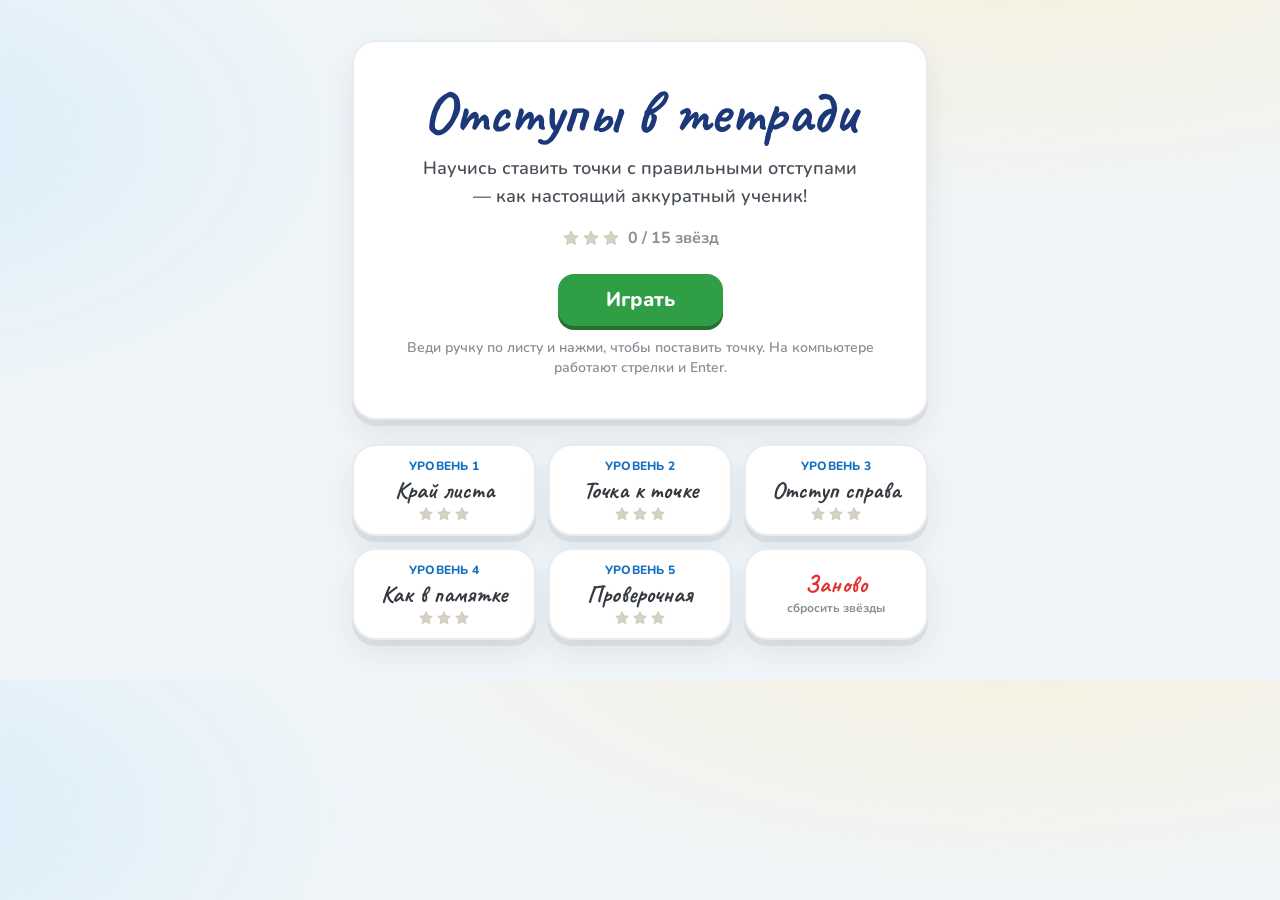
<file: index.html>
<!doctype html>
<html lang="ru">
  <head>
    <meta charset="UTF-8" />
    <meta name="viewport" content="width=device-width, initial-scale=1.0, viewport-fit=cover" />
    <meta name="theme-color" content="#2f9e44" />
    <meta
      name="description"
      content="Игра для начальной школы: учимся делать отступы в клетку при письме в тетради"
    />
    <link rel="manifest" href="./manifest.webmanifest" />
    <link rel="icon" type="image/png" href="./icon-192.png" />
    <link rel="apple-touch-icon" href="./icon-192.png" />
    <link rel="preconnect" href="https://fonts.googleapis.com" />
    <link rel="preconnect" href="https://fonts.gstatic.com" crossorigin />
    <link
      href="https://fonts.googleapis.com/css2?family=Caveat:wght@600;700&family=Nunito:wght@400;700;800;900&display=swap"
      rel="stylesheet"
    />
    <title>Отступы в тетради — игра</title>
    <script type="module" crossorigin src="./assets/index-BAo1VSFF.js"></script>
    <link rel="stylesheet" crossorigin href="./assets/index-BlunNMF0.css">
  </head>
  <body>
    <div id="root"></div>
  </body>
</html>
</file>
<file: assets/index-BlunNMF0.css>
*,:before,:after{--tw-border-spacing-x: 0;--tw-border-spacing-y: 0;--tw-translate-x: 0;--tw-translate-y: 0;--tw-rotate: 0;--tw-skew-x: 0;--tw-skew-y: 0;--tw-scale-x: 1;--tw-scale-y: 1;--tw-pan-x: ;--tw-pan-y: ;--tw-pinch-zoom: ;--tw-scroll-snap-strictness: proximity;--tw-gradient-from-position: ;--tw-gradient-via-position: ;--tw-gradient-to-position: ;--tw-ordinal: ;--tw-slashed-zero: ;--tw-numeric-figure: ;--tw-numeric-spacing: ;--tw-numeric-fraction: ;--tw-ring-inset: ;--tw-ring-offset-width: 0px;--tw-ring-offset-color: #fff;--tw-ring-color: rgb(59 130 246 / .5);--tw-ring-offset-shadow: 0 0 #0000;--tw-ring-shadow: 0 0 #0000;--tw-shadow: 0 0 #0000;--tw-shadow-colored: 0 0 #0000;--tw-blur: ;--tw-brightness: ;--tw-contrast: ;--tw-grayscale: ;--tw-hue-rotate: ;--tw-invert: ;--tw-saturate: ;--tw-sepia: ;--tw-drop-shadow: ;--tw-backdrop-blur: ;--tw-backdrop-brightness: ;--tw-backdrop-contrast: ;--tw-backdrop-grayscale: ;--tw-backdrop-hue-rotate: ;--tw-backdrop-invert: ;--tw-backdrop-opacity: ;--tw-backdrop-saturate: ;--tw-backdrop-sepia: ;--tw-contain-size: ;--tw-contain-layout: ;--tw-contain-paint: ;--tw-contain-style: }::backdrop{--tw-border-spacing-x: 0;--tw-border-spacing-y: 0;--tw-translate-x: 0;--tw-translate-y: 0;--tw-rotate: 0;--tw-skew-x: 0;--tw-skew-y: 0;--tw-scale-x: 1;--tw-scale-y: 1;--tw-pan-x: ;--tw-pan-y: ;--tw-pinch-zoom: ;--tw-scroll-snap-strictness: proximity;--tw-gradient-from-position: ;--tw-gradient-via-position: ;--tw-gradient-to-position: ;--tw-ordinal: ;--tw-slashed-zero: ;--tw-numeric-figure: ;--tw-numeric-spacing: ;--tw-numeric-fraction: ;--tw-ring-inset: ;--tw-ring-offset-width: 0px;--tw-ring-offset-color: #fff;--tw-ring-color: rgb(59 130 246 / .5);--tw-ring-offset-shadow: 0 0 #0000;--tw-ring-shadow: 0 0 #0000;--tw-shadow: 0 0 #0000;--tw-shadow-colored: 0 0 #0000;--tw-blur: ;--tw-brightness: ;--tw-contrast: ;--tw-grayscale: ;--tw-hue-rotate: ;--tw-invert: ;--tw-saturate: ;--tw-sepia: ;--tw-drop-shadow: ;--tw-backdrop-blur: ;--tw-backdrop-brightness: ;--tw-backdrop-contrast: ;--tw-backdrop-grayscale: ;--tw-backdrop-hue-rotate: ;--tw-backdrop-invert: ;--tw-backdrop-opacity: ;--tw-backdrop-saturate: ;--tw-backdrop-sepia: ;--tw-contain-size: ;--tw-contain-layout: ;--tw-contain-paint: ;--tw-contain-style: }*,:before,:after{box-sizing:border-box;border-width:0;border-style:solid;border-color:#e5e7eb}:before,:after{--tw-content: ""}html,:host{line-height:1.5;-webkit-text-size-adjust:100%;-moz-tab-size:4;-o-tab-size:4;tab-size:4;font-family:ui-sans-serif,system-ui,sans-serif,"Apple Color Emoji","Segoe UI Emoji",Segoe UI Symbol,"Noto Color Emoji";font-feature-settings:normal;font-variation-settings:normal;-webkit-tap-highlight-color:transparent}body{margin:0;line-height:inherit}hr{height:0;color:inherit;border-top-width:1px}abbr:where([title]){-webkit-text-decoration:underline dotted;text-decoration:underline dotted}h1,h2,h3,h4,h5,h6{font-size:inherit;font-weight:inherit}a{color:inherit;text-decoration:inherit}b,strong{font-weight:bolder}code,kbd,samp,pre{font-family:ui-monospace,SFMono-Regular,Menlo,Monaco,Consolas,Liberation Mono,Courier New,monospace;font-feature-settings:normal;font-variation-settings:normal;font-size:1em}small{font-size:80%}sub,sup{font-size:75%;line-height:0;position:relative;vertical-align:baseline}sub{bottom:-.25em}sup{top:-.5em}table{text-indent:0;border-color:inherit;border-collapse:collapse}button,input,optgroup,select,textarea{font-family:inherit;font-feature-settings:inherit;font-variation-settings:inherit;font-size:100%;font-weight:inherit;line-height:inherit;letter-spacing:inherit;color:inherit;margin:0;padding:0}button,select{text-transform:none}button,input:where([type=button]),input:where([type=reset]),input:where([type=submit]){-webkit-appearance:button;background-color:transparent;background-image:none}:-moz-focusring{outline:auto}:-moz-ui-invalid{box-shadow:none}progress{vertical-align:baseline}::-webkit-inner-spin-button,::-webkit-outer-spin-button{height:auto}[type=search]{-webkit-appearance:textfield;outline-offset:-2px}::-webkit-search-decoration{-webkit-appearance:none}::-webkit-file-upload-button{-webkit-appearance:button;font:inherit}summary{display:list-item}blockquote,dl,dd,h1,h2,h3,h4,h5,h6,hr,figure,p,pre{margin:0}fieldset{margin:0;padding:0}legend{padding:0}ol,ul,menu{list-style:none;margin:0;padding:0}dialog{padding:0}textarea{resize:vertical}input::-moz-placeholder,textarea::-moz-placeholder{opacity:1;color:#9ca3af}input::placeholder,textarea::placeholder{opacity:1;color:#9ca3af}button,[role=button]{cursor:pointer}:disabled{cursor:default}img,svg,video,canvas,audio,iframe,embed,object{display:block;vertical-align:middle}img,video{max-width:100%;height:auto}[hidden]:where(:not([hidden=until-found])){display:none}:root{--background: 210 45% 96%;--foreground: 210 20% 20%;--card: 0 0% 100%;--card-foreground: 210 20% 20%;--popover: 0 0% 100%;--popover-foreground: 210 20% 20%;--primary: 152 60% 36%;--primary-foreground: 0 0% 100%;--secondary: 210 50% 94%;--secondary-foreground: 210 40% 25%;--muted: 210 30% 94%;--muted-foreground: 210 10% 45%;--accent: 210 80% 92%;--accent-foreground: 210 60% 30%;--destructive: 4 72% 51%;--destructive-foreground: 0 0% 100%;--border: 210 25% 88%;--input: 210 25% 88%;--ring: 152 60% 36%;--radius: 1rem}body{font-family:Nunito,Segoe UI,system-ui,sans-serif;background:radial-gradient(1200px 500px at 80% -10%,hsl(45 90% 88% / .55),transparent 60%),radial-gradient(900px 500px at -10% 20%,hsl(200 80% 88% / .6),transparent 55%),#f0f5f9;color:#29333d;-webkit-tap-highlight-color:transparent}.sr-only{position:absolute;width:1px;height:1px;padding:0;margin:-1px;overflow:hidden;clip:rect(0,0,0,0);white-space:nowrap;border-width:0}.pointer-events-none{pointer-events:none}.visible{visibility:visible}.invisible{visibility:hidden}.fixed{position:fixed}.absolute{position:absolute}.relative{position:relative}.inset-0{inset:0}.inset-x-0{left:0;right:0}.inset-y-0{top:0;bottom:0}.-bottom-12{bottom:-3rem}.-left-12{left:-3rem}.-right-12{right:-3rem}.-top-12{top:-3rem}.bottom-0{bottom:0}.left-0{left:0}.left-1\/2{left:50%}.left-2{left:.5rem}.left-\[50\%\]{left:50%}.right-0{right:0}.right-1{right:.25rem}.right-2{right:.5rem}.right-3{right:.75rem}.right-4{right:1rem}.top-0{top:0}.top-1\.5{top:.375rem}.top-1\/2{top:50%}.top-3\.5{top:.875rem}.top-4{top:1rem}.top-\[1px\]{top:1px}.top-\[50\%\]{top:50%}.top-\[60\%\]{top:60%}.top-full{top:100%}.isolate{isolation:isolate}.z-10{z-index:10}.z-20{z-index:20}.z-50{z-index:50}.z-\[1\]{z-index:1}.order-first{order:-9999}.order-last{order:9999}.col-start-2{grid-column-start:2}.row-span-2{grid-row:span 2 / span 2}.row-start-1{grid-row-start:1}.\!m-0{margin:0!important}.-mx-1{margin-left:-.25rem;margin-right:-.25rem}.-my-2{margin-top:-.5rem;margin-bottom:-.5rem}.mx-2{margin-left:.5rem;margin-right:.5rem}.mx-3\.5{margin-left:.875rem;margin-right:.875rem}.mx-auto{margin-left:auto;margin-right:auto}.my-0{margin-top:0;margin-bottom:0}.my-0\.5{margin-top:.125rem;margin-bottom:.125rem}.my-1{margin-top:.25rem;margin-bottom:.25rem}.-ml-4{margin-left:-1rem}.-mt-4{margin-top:-1rem}.mb-2{margin-bottom:.5rem}.mb-3{margin-bottom:.75rem}.ml-1{margin-left:.25rem}.ml-4{margin-left:1rem}.ml-auto{margin-left:auto}.mt-1{margin-top:.25rem}.mt-1\.5{margin-top:.375rem}.mt-2{margin-top:.5rem}.mt-3{margin-top:.75rem}.mt-4{margin-top:1rem}.mt-5{margin-top:1.25rem}.mt-6{margin-top:1.5rem}.mt-auto{margin-top:auto}.line-clamp-1{overflow:hidden;display:-webkit-box;-webkit-box-orient:vertical;-webkit-line-clamp:1}.line-clamp-2{overflow:hidden;display:-webkit-box;-webkit-box-orient:vertical;-webkit-line-clamp:2}.block{display:block}.flex{display:flex}.inline-flex{display:inline-flex}.table{display:table}.table-caption{display:table-caption}.table-cell{display:table-cell}.table-row{display:table-row}.grid{display:grid}.hidden{display:none}.aspect-square{aspect-ratio:1 / 1}.aspect-video{aspect-ratio:16 / 9}.size-10{width:2.5rem;height:2.5rem}.size-2{width:.5rem;height:.5rem}.size-2\.5{width:.625rem;height:.625rem}.size-3{width:.75rem;height:.75rem}.size-3\.5{width:.875rem;height:.875rem}.size-4{width:1rem;height:1rem}.size-6{width:1.5rem;height:1.5rem}.size-7{width:1.75rem;height:1.75rem}.size-8{width:2rem;height:2rem}.size-9{width:2.25rem;height:2.25rem}.size-auto{width:auto;height:auto}.size-full{width:100%;height:100%}.h-1\.5{height:.375rem}.h-10{height:2.5rem}.h-12{height:3rem}.h-2{height:.5rem}.h-2\.5{height:.625rem}.h-4{height:1rem}.h-5{height:1.25rem}.h-6{height:1.5rem}.h-7{height:1.75rem}.h-8{height:2rem}.h-9{height:2.25rem}.h-\[1\.15rem\]{height:1.15rem}.h-\[calc\(100\%-1px\)\]{height:calc(100% - 1px)}.h-\[var\(--radix-navigation-menu-viewport-height\)\]{height:var(--radix-navigation-menu-viewport-height)}.h-\[var\(--radix-select-trigger-height\)\]{height:var(--radix-select-trigger-height)}.h-auto{height:auto}.h-full{height:100%}.h-px{height:1px}.h-svh{height:100svh}.max-h-\[300px\]{max-height:300px}.min-h-0{min-height:0px}.min-h-16{min-height:4rem}.min-h-4{min-height:1rem}.min-h-svh{min-height:100svh}.w-0{width:0px}.w-1{width:.25rem}.w-2{width:.5rem}.w-2\.5{width:.625rem}.w-3{width:.75rem}.w-3\/4{width:75%}.w-4{width:1rem}.w-5{width:1.25rem}.w-64{width:16rem}.w-72{width:18rem}.w-8{width:2rem}.w-9{width:2.25rem}.w-\[100px\]{width:100px}.w-auto{width:auto}.w-fit{width:-moz-fit-content;width:fit-content}.w-full{width:100%}.w-max{width:-moz-max-content;width:max-content}.w-px{width:1px}.min-w-0{min-width:0px}.min-w-10{min-width:2.5rem}.min-w-5{min-width:1.25rem}.min-w-8{min-width:2rem}.min-w-9{min-width:2.25rem}.min-w-\[12rem\]{min-width:12rem}.min-w-\[8rem\]{min-width:8rem}.min-w-\[var\(--radix-select-trigger-width\)\]{min-width:var(--radix-select-trigger-width)}.max-w-3xl{max-width:48rem}.max-w-5xl{max-width:64rem}.max-w-\[calc\(100\%-2rem\)\]{max-width:calc(100% - 2rem)}.max-w-max{max-width:-moz-max-content;max-width:max-content}.max-w-md{max-width:28rem}.max-w-sm{max-width:24rem}.max-w-xl{max-width:36rem}.flex-1{flex:1 1 0%}.shrink-0{flex-shrink:0}.grow{flex-grow:1}.grow-0{flex-grow:0}.basis-full{flex-basis:100%}.caption-bottom{caption-side:bottom}.border-collapse{border-collapse:collapse}.-translate-x-1\/2{--tw-translate-x: -50%;transform:translate(var(--tw-translate-x),var(--tw-translate-y)) rotate(var(--tw-rotate)) skew(var(--tw-skew-x)) skewY(var(--tw-skew-y)) scaleX(var(--tw-scale-x)) scaleY(var(--tw-scale-y))}.-translate-x-px{--tw-translate-x: -1px;transform:translate(var(--tw-translate-x),var(--tw-translate-y)) rotate(var(--tw-rotate)) skew(var(--tw-skew-x)) skewY(var(--tw-skew-y)) scaleX(var(--tw-scale-x)) scaleY(var(--tw-scale-y))}.-translate-y-1\/2{--tw-translate-y: -50%;transform:translate(var(--tw-translate-x),var(--tw-translate-y)) rotate(var(--tw-rotate)) skew(var(--tw-skew-x)) skewY(var(--tw-skew-y)) scaleX(var(--tw-scale-x)) scaleY(var(--tw-scale-y))}.translate-x-\[-50\%\]{--tw-translate-x: -50%;transform:translate(var(--tw-translate-x),var(--tw-translate-y)) rotate(var(--tw-rotate)) skew(var(--tw-skew-x)) skewY(var(--tw-skew-y)) scaleX(var(--tw-scale-x)) scaleY(var(--tw-scale-y))}.translate-x-px{--tw-translate-x: 1px;transform:translate(var(--tw-translate-x),var(--tw-translate-y)) rotate(var(--tw-rotate)) skew(var(--tw-skew-x)) skewY(var(--tw-skew-y)) scaleX(var(--tw-scale-x)) scaleY(var(--tw-scale-y))}.translate-y-0\.5{--tw-translate-y: .125rem;transform:translate(var(--tw-translate-x),var(--tw-translate-y)) rotate(var(--tw-rotate)) skew(var(--tw-skew-x)) skewY(var(--tw-skew-y)) scaleX(var(--tw-scale-x)) scaleY(var(--tw-scale-y))}.translate-y-\[-50\%\]{--tw-translate-y: -50%;transform:translate(var(--tw-translate-x),var(--tw-translate-y)) rotate(var(--tw-rotate)) skew(var(--tw-skew-x)) skewY(var(--tw-skew-y)) scaleX(var(--tw-scale-x)) scaleY(var(--tw-scale-y))}.translate-y-\[calc\(-50\%_-_2px\)\]{--tw-translate-y: calc(-50% - 2px) ;transform:translate(var(--tw-translate-x),var(--tw-translate-y)) rotate(var(--tw-rotate)) skew(var(--tw-skew-x)) skewY(var(--tw-skew-y)) scaleX(var(--tw-scale-x)) scaleY(var(--tw-scale-y))}.rotate-45{--tw-rotate: 45deg;transform:translate(var(--tw-translate-x),var(--tw-translate-y)) rotate(var(--tw-rotate)) skew(var(--tw-skew-x)) skewY(var(--tw-skew-y)) scaleX(var(--tw-scale-x)) scaleY(var(--tw-scale-y))}.rotate-90{--tw-rotate: 90deg;transform:translate(var(--tw-translate-x),var(--tw-translate-y)) rotate(var(--tw-rotate)) skew(var(--tw-skew-x)) skewY(var(--tw-skew-y)) scaleX(var(--tw-scale-x)) scaleY(var(--tw-scale-y))}.transform{transform:translate(var(--tw-translate-x),var(--tw-translate-y)) rotate(var(--tw-rotate)) skew(var(--tw-skew-x)) skewY(var(--tw-skew-y)) scaleX(var(--tw-scale-x)) scaleY(var(--tw-scale-y))}@keyframes caret-blink{0%,70%,to{opacity:1}20%,50%{opacity:0}}.animate-caret-blink{animation:caret-blink 1.25s ease-out infinite}@keyframes pulse{50%{opacity:.5}}.animate-pulse{animation:pulse 2s cubic-bezier(.4,0,.6,1) infinite}@keyframes spin{to{transform:rotate(360deg)}}.animate-spin{animation:spin 1s linear infinite}.cursor-default{cursor:default}.cursor-text{cursor:text}.touch-none{touch-action:none}.select-none{-webkit-user-select:none;-moz-user-select:none;user-select:none}.resize-none{resize:none}.scroll-my-1{scroll-margin-top:.25rem;scroll-margin-bottom:.25rem}.scroll-py-1{scroll-padding-top:.25rem;scroll-padding-bottom:.25rem}.list-disc{list-style-type:disc}.list-none{list-style-type:none}.auto-rows-min{grid-auto-rows:min-content}.grid-cols-2{grid-template-columns:repeat(2,minmax(0,1fr))}.grid-cols-\[0_1fr\]{grid-template-columns:0 1fr}.grid-rows-\[auto_auto\]{grid-template-rows:auto auto}.flex-row{flex-direction:row}.flex-col{flex-direction:column}.flex-col-reverse{flex-direction:column-reverse}.flex-wrap{flex-wrap:wrap}.place-content-center{place-content:center}.items-start{align-items:flex-start}.items-end{align-items:flex-end}.items-center{align-items:center}.items-stretch{align-items:stretch}.justify-start{justify-content:flex-start}.justify-center{justify-content:center}.justify-between{justify-content:space-between}.justify-items-start{justify-items:start}.gap-0\.5{gap:.125rem}.gap-1{gap:.25rem}.gap-1\.5{gap:.375rem}.gap-2{gap:.5rem}.gap-2\.5{gap:.625rem}.gap-3{gap:.75rem}.gap-4{gap:1rem}.gap-6{gap:1.5rem}.gap-7{gap:1.75rem}.gap-\[--spacing\(var\(--gap\)\)\]{gap:var(--spacing(var(--gap)))}.gap-y-0\.5{row-gap:.125rem}.self-start{align-self:flex-start}.self-stretch{align-self:stretch}.justify-self-end{justify-self:end}.overflow-auto{overflow:auto}.overflow-hidden{overflow:hidden}.overflow-x-auto{overflow-x:auto}.overflow-y-auto{overflow-y:auto}.overflow-x-hidden{overflow-x:hidden}.whitespace-nowrap{white-space:nowrap}.text-balance{text-wrap:balance}.break-words{overflow-wrap:break-word}.rounded-\[2px\]{border-radius:2px}.rounded-\[4px\]{border-radius:4px}.rounded-\[calc\(var\(--radius\)-5px\)\]{border-radius:calc(var(--radius) - 5px)}.rounded-\[inherit\]{border-radius:inherit}.rounded-full{border-radius:9999px}.rounded-lg{border-radius:var(--radius)}.rounded-md{border-radius:calc(var(--radius) - 2px)}.rounded-none{border-radius:0}.rounded-sm{border-radius:calc(var(--radius) - 4px)}.rounded-xl{border-radius:calc(var(--radius) + 4px)}.rounded-xs{border-radius:calc(var(--radius) - 6px)}.rounded-l-md{border-top-left-radius:calc(var(--radius) - 2px);border-bottom-left-radius:calc(var(--radius) - 2px)}.rounded-r-md{border-top-right-radius:calc(var(--radius) - 2px);border-bottom-right-radius:calc(var(--radius) - 2px)}.rounded-tl-sm{border-top-left-radius:calc(var(--radius) - 4px)}.border{border-width:1px}.border-0{border-width:0px}.border-\[1\.5px\]{border-width:1.5px}.border-y{border-top-width:1px;border-bottom-width:1px}.border-b{border-bottom-width:1px}.border-l{border-left-width:1px}.border-r{border-right-width:1px}.border-t{border-top-width:1px}.border-dashed{border-style:dashed}.border-border{border-color:hsl(var(--border))}.border-border\/50{border-color:hsl(var(--border) / .5)}.border-input{border-color:hsl(var(--input))}.border-primary{border-color:hsl(var(--primary))}.border-sidebar-border{border-color:hsl(var(--sidebar-border))}.border-transparent{border-color:transparent}.border-l-transparent{border-left-color:transparent}.border-t-transparent{border-top-color:transparent}.bg-accent{background-color:hsl(var(--accent))}.bg-background{background-color:hsl(var(--background))}.bg-black\/50{background-color:#00000080}.bg-border{background-color:hsl(var(--border))}.bg-card{background-color:hsl(var(--card))}.bg-destructive{--tw-bg-opacity: 1;background-color:hsl(var(--destructive) / var(--tw-bg-opacity, 1))}.bg-foreground{background-color:hsl(var(--foreground))}.bg-input{background-color:hsl(var(--input))}.bg-muted{background-color:hsl(var(--muted))}.bg-muted\/50{background-color:hsl(var(--muted) / .5)}.bg-popover{background-color:hsl(var(--popover))}.bg-primary{background-color:hsl(var(--primary))}.bg-primary\/20{background-color:hsl(var(--primary) / .2)}.bg-secondary{background-color:hsl(var(--secondary))}.bg-sidebar{background-color:hsl(var(--sidebar-background))}.bg-sidebar-border{background-color:hsl(var(--sidebar-border))}.bg-transparent{background-color:transparent}.bg-white{--tw-bg-opacity: 1;background-color:rgb(255 255 255 / var(--tw-bg-opacity, 1))}.fill-current{fill:currentColor}.fill-foreground{fill:hsl(var(--foreground))}.fill-primary{fill:hsl(var(--primary))}.p-0{padding:0}.p-1{padding:.25rem}.p-2{padding:.5rem}.p-3{padding:.75rem}.p-4{padding:1rem}.p-6{padding:1.5rem}.p-8{padding:2rem}.p-\[3px\]{padding:3px}.p-px{padding:1px}.px-1{padding-left:.25rem;padding-right:.25rem}.px-1\.5{padding-left:.375rem;padding-right:.375rem}.px-2{padding-left:.5rem;padding-right:.5rem}.px-2\.5{padding-left:.625rem;padding-right:.625rem}.px-3{padding-left:.75rem;padding-right:.75rem}.px-4{padding-left:1rem;padding-right:1rem}.px-6{padding-left:1.5rem;padding-right:1.5rem}.py-0\.5{padding-top:.125rem;padding-bottom:.125rem}.py-1{padding-top:.25rem;padding-bottom:.25rem}.py-1\.5{padding-top:.375rem;padding-bottom:.375rem}.py-10{padding-top:2.5rem;padding-bottom:2.5rem}.py-2{padding-top:.5rem;padding-bottom:.5rem}.py-3{padding-top:.75rem;padding-bottom:.75rem}.py-4{padding-top:1rem;padding-bottom:1rem}.py-6{padding-top:1.5rem;padding-bottom:1.5rem}.pb-3{padding-bottom:.75rem}.pb-4{padding-bottom:1rem}.pl-2{padding-left:.5rem}.pl-3{padding-left:.75rem}.pl-4{padding-left:1rem}.pl-8{padding-left:2rem}.pr-1{padding-right:.25rem}.pr-2{padding-right:.5rem}.pr-2\.5{padding-right:.625rem}.pr-3{padding-right:.75rem}.pr-8{padding-right:2rem}.pt-0{padding-top:0}.pt-3{padding-top:.75rem}.pt-4{padding-top:1rem}.text-left{text-align:left}.text-center{text-align:center}.align-middle{vertical-align:middle}.font-mono{font-family:ui-monospace,SFMono-Regular,Menlo,Monaco,Consolas,Liberation Mono,Courier New,monospace}.font-sans{font-family:ui-sans-serif,system-ui,sans-serif,"Apple Color Emoji","Segoe UI Emoji",Segoe UI Symbol,"Noto Color Emoji"}.text-2xl{font-size:1.5rem;line-height:2rem}.text-3xl{font-size:1.875rem;line-height:2.25rem}.text-5xl{font-size:3rem;line-height:1}.text-\[0\.8rem\]{font-size:.8rem}.text-base{font-size:1rem;line-height:1.5rem}.text-lg{font-size:1.125rem;line-height:1.75rem}.text-sm{font-size:.875rem;line-height:1.25rem}.text-sm\/relaxed{font-size:.875rem;line-height:1.625}.text-xl{font-size:1.25rem;line-height:1.75rem}.text-xs{font-size:.75rem;line-height:1rem}.font-bold{font-weight:700}.font-extrabold{font-weight:800}.font-medium{font-weight:500}.font-normal{font-weight:400}.font-semibold{font-weight:600}.uppercase{text-transform:uppercase}.tabular-nums{--tw-numeric-spacing: tabular-nums;font-variant-numeric:var(--tw-ordinal) var(--tw-slashed-zero) var(--tw-numeric-figure) var(--tw-numeric-spacing) var(--tw-numeric-fraction)}.leading-none{line-height:1}.leading-normal{line-height:1.5}.leading-snug{line-height:1.375}.leading-tight{line-height:1.25}.tracking-tight{letter-spacing:-.025em}.tracking-wide{letter-spacing:.025em}.tracking-widest{letter-spacing:.1em}.text-\[\#1971c2\]{--tw-text-opacity: 1;color:rgb(25 113 194 / var(--tw-text-opacity, 1))}.text-\[\#1c3879\]{--tw-text-opacity: 1;color:rgb(28 56 121 / var(--tw-text-opacity, 1))}.text-\[\#343a40\]{--tw-text-opacity: 1;color:rgb(52 58 64 / var(--tw-text-opacity, 1))}.text-\[\#495057\]{--tw-text-opacity: 1;color:rgb(73 80 87 / var(--tw-text-opacity, 1))}.text-\[\#868e96\]{--tw-text-opacity: 1;color:rgb(134 142 150 / var(--tw-text-opacity, 1))}.text-\[\#e03131\]{--tw-text-opacity: 1;color:rgb(224 49 49 / var(--tw-text-opacity, 1))}.text-accent-foreground{color:hsl(var(--accent-foreground))}.text-background{color:hsl(var(--background))}.text-card-foreground{color:hsl(var(--card-foreground))}.text-current{color:currentColor}.text-destructive{--tw-text-opacity: 1;color:hsl(var(--destructive) / var(--tw-text-opacity, 1))}.text-foreground{color:hsl(var(--foreground))}.text-muted-foreground{color:hsl(var(--muted-foreground))}.text-popover-foreground{color:hsl(var(--popover-foreground))}.text-primary{color:hsl(var(--primary))}.text-primary-foreground{color:hsl(var(--primary-foreground))}.text-secondary-foreground{color:hsl(var(--secondary-foreground))}.text-sidebar-foreground{color:hsl(var(--sidebar-foreground))}.text-sidebar-foreground\/70{color:hsl(var(--sidebar-foreground) / .7)}.text-white{--tw-text-opacity: 1;color:rgb(255 255 255 / var(--tw-text-opacity, 1))}.underline-offset-4{text-underline-offset:4px}.opacity-0{opacity:0}.opacity-50{opacity:.5}.opacity-70{opacity:.7}.shadow{--tw-shadow: 0 1px 3px 0 rgb(0 0 0 / .1), 0 1px 2px -1px rgb(0 0 0 / .1);--tw-shadow-colored: 0 1px 3px 0 var(--tw-shadow-color), 0 1px 2px -1px var(--tw-shadow-color);box-shadow:var(--tw-ring-offset-shadow, 0 0 #0000),var(--tw-ring-shadow, 0 0 #0000),var(--tw-shadow)}.shadow-\[0_0_0_1px_hsl\(var\(--sidebar-border\)\)\]{--tw-shadow: 0 0 0 1px hsl(var(--sidebar-border));--tw-shadow-colored: 0 0 0 1px var(--tw-shadow-color);box-shadow:var(--tw-ring-offset-shadow, 0 0 #0000),var(--tw-ring-shadow, 0 0 #0000),var(--tw-shadow)}.shadow-lg{--tw-shadow: 0 10px 15px -3px rgb(0 0 0 / .1), 0 4px 6px -4px rgb(0 0 0 / .1);--tw-shadow-colored: 0 10px 15px -3px var(--tw-shadow-color), 0 4px 6px -4px var(--tw-shadow-color);box-shadow:var(--tw-ring-offset-shadow, 0 0 #0000),var(--tw-ring-shadow, 0 0 #0000),var(--tw-shadow)}.shadow-md{--tw-shadow: 0 4px 6px -1px rgb(0 0 0 / .1), 0 2px 4px -2px rgb(0 0 0 / .1);--tw-shadow-colored: 0 4px 6px -1px var(--tw-shadow-color), 0 2px 4px -2px var(--tw-shadow-color);box-shadow:var(--tw-ring-offset-shadow, 0 0 #0000),var(--tw-ring-shadow, 0 0 #0000),var(--tw-shadow)}.shadow-none{--tw-shadow: 0 0 #0000;--tw-shadow-colored: 0 0 #0000;box-shadow:var(--tw-ring-offset-shadow, 0 0 #0000),var(--tw-ring-shadow, 0 0 #0000),var(--tw-shadow)}.shadow-sm{--tw-shadow: 0 1px 2px 0 rgb(0 0 0 / .05);--tw-shadow-colored: 0 1px 2px 0 var(--tw-shadow-color);box-shadow:var(--tw-ring-offset-shadow, 0 0 #0000),var(--tw-ring-shadow, 0 0 #0000),var(--tw-shadow)}.shadow-xl{--tw-shadow: 0 20px 25px -5px rgb(0 0 0 / .1), 0 8px 10px -6px rgb(0 0 0 / .1);--tw-shadow-colored: 0 20px 25px -5px var(--tw-shadow-color), 0 8px 10px -6px var(--tw-shadow-color);box-shadow:var(--tw-ring-offset-shadow, 0 0 #0000),var(--tw-ring-shadow, 0 0 #0000),var(--tw-shadow)}.shadow-xs{--tw-shadow: 0 1px 2px 0 rgb(0 0 0 / .05);--tw-shadow-colored: 0 1px 2px 0 var(--tw-shadow-color);box-shadow:var(--tw-ring-offset-shadow, 0 0 #0000),var(--tw-ring-shadow, 0 0 #0000),var(--tw-shadow)}.outline-none{outline:2px solid transparent;outline-offset:2px}.outline{outline-style:solid}.ring-0{--tw-ring-offset-shadow: var(--tw-ring-inset) 0 0 0 var(--tw-ring-offset-width) var(--tw-ring-offset-color);--tw-ring-shadow: var(--tw-ring-inset) 0 0 0 calc(0px + var(--tw-ring-offset-width)) var(--tw-ring-color);box-shadow:var(--tw-ring-offset-shadow),var(--tw-ring-shadow),var(--tw-shadow, 0 0 #0000)}.ring-ring\/50{--tw-ring-color: hsl(var(--ring) / .5)}.ring-sidebar-ring{--tw-ring-color: hsl(var(--sidebar-ring))}.ring-offset-background{--tw-ring-offset-color: hsl(var(--background))}.filter{filter:var(--tw-blur) var(--tw-brightness) var(--tw-contrast) var(--tw-grayscale) var(--tw-hue-rotate) var(--tw-invert) var(--tw-saturate) var(--tw-sepia) var(--tw-drop-shadow)}.transition{transition-property:color,background-color,border-color,text-decoration-color,fill,stroke,opacity,box-shadow,transform,filter,backdrop-filter;transition-timing-function:cubic-bezier(.4,0,.2,1);transition-duration:.15s}.transition-\[color\,box-shadow\]{transition-property:color,box-shadow;transition-timing-function:cubic-bezier(.4,0,.2,1);transition-duration:.15s}.transition-\[left\,right\,width\]{transition-property:left,right,width;transition-timing-function:cubic-bezier(.4,0,.2,1);transition-duration:.15s}.transition-\[margin\,opacity\]{transition-property:margin,opacity;transition-timing-function:cubic-bezier(.4,0,.2,1);transition-duration:.15s}.transition-\[width\,height\,padding\]{transition-property:width,height,padding;transition-timing-function:cubic-bezier(.4,0,.2,1);transition-duration:.15s}.transition-\[width\]{transition-property:width;transition-timing-function:cubic-bezier(.4,0,.2,1);transition-duration:.15s}.transition-all{transition-property:all;transition-timing-function:cubic-bezier(.4,0,.2,1);transition-duration:.15s}.transition-colors{transition-property:color,background-color,border-color,text-decoration-color,fill,stroke;transition-timing-function:cubic-bezier(.4,0,.2,1);transition-duration:.15s}.transition-none{transition-property:none}.transition-opacity{transition-property:opacity;transition-timing-function:cubic-bezier(.4,0,.2,1);transition-duration:.15s}.transition-shadow{transition-property:box-shadow;transition-timing-function:cubic-bezier(.4,0,.2,1);transition-duration:.15s}.transition-transform{transition-property:transform;transition-timing-function:cubic-bezier(.4,0,.2,1);transition-duration:.15s}.duration-100{transition-duration:.1s}.duration-1000{transition-duration:1s}.duration-200{transition-duration:.2s}.duration-300{transition-duration:.3s}.duration-75{transition-duration:75ms}.ease-in-out{transition-timing-function:cubic-bezier(.4,0,.2,1)}.ease-linear{transition-timing-function:linear}@keyframes enter{0%{opacity:var(--tw-enter-opacity, 1);transform:translate3d(var(--tw-enter-translate-x, 0),var(--tw-enter-translate-y, 0),0) scale3d(var(--tw-enter-scale, 1),var(--tw-enter-scale, 1),var(--tw-enter-scale, 1)) rotate(var(--tw-enter-rotate, 0))}}@keyframes exit{to{opacity:var(--tw-exit-opacity, 1);transform:translate3d(var(--tw-exit-translate-x, 0),var(--tw-exit-translate-y, 0),0) scale3d(var(--tw-exit-scale, 1),var(--tw-exit-scale, 1),var(--tw-exit-scale, 1)) rotate(var(--tw-exit-rotate, 0))}}.animate-in{animation-name:enter;animation-duration:.15s;--tw-enter-opacity: initial;--tw-enter-scale: initial;--tw-enter-rotate: initial;--tw-enter-translate-x: initial;--tw-enter-translate-y: initial}.fade-in-0{--tw-enter-opacity: 0}.zoom-in-95{--tw-enter-scale: .95}.duration-100{animation-duration:.1s}.duration-1000{animation-duration:1s}.duration-200{animation-duration:.2s}.duration-300{animation-duration:.3s}.duration-75{animation-duration:75ms}.ease-in-out{animation-timing-function:cubic-bezier(.4,0,.2,1)}.ease-linear{animation-timing-function:linear}.\[--cell-size\:--spacing\(8\)\]{--cell-size: var(--spacing(8))}.font-hand{font-family:Caveat,Comic Sans MS,cursive}.btn-primary{display:inline-flex;min-height:48px;cursor:pointer;align-items:center;justify-content:center;gap:.5rem;border-radius:1rem;--tw-bg-opacity: 1;background-color:rgb(47 158 68 / var(--tw-bg-opacity, 1));padding:.75rem 2rem;font-weight:800;--tw-text-opacity: 1;color:rgb(255 255 255 / var(--tw-text-opacity, 1));--tw-shadow: 0 4px 0 #237032;--tw-shadow-colored: 0 4px 0 var(--tw-shadow-color);box-shadow:var(--tw-ring-offset-shadow, 0 0 #0000),var(--tw-ring-shadow, 0 0 #0000),var(--tw-shadow);transition-property:all;transition-timing-function:cubic-bezier(.4,0,.2,1);transition-duration:.15s;animation-duration:.15s}.btn-primary:hover{--tw-bg-opacity: 1;background-color:rgb(55 178 77 / var(--tw-bg-opacity, 1))}.btn-primary:active{transform:translateY(3px);box-shadow:0 1px #237032}.btn-primary:focus-visible{outline:3px solid #74c0fc;outline-offset:2px}.btn-secondary{display:inline-flex;min-height:48px;cursor:pointer;align-items:center;justify-content:center;gap:.5rem;border-radius:1rem;border-width:2px;--tw-border-opacity: 1;border-color:rgb(116 192 252 / var(--tw-border-opacity, 1));--tw-bg-opacity: 1;background-color:rgb(255 255 255 / var(--tw-bg-opacity, 1));padding:.75rem 2rem;font-weight:800;--tw-text-opacity: 1;color:rgb(25 113 194 / var(--tw-text-opacity, 1));--tw-shadow: 0 4px 0 #a5d8ff;--tw-shadow-colored: 0 4px 0 var(--tw-shadow-color);box-shadow:var(--tw-ring-offset-shadow, 0 0 #0000),var(--tw-ring-shadow, 0 0 #0000),var(--tw-shadow);transition-property:all;transition-timing-function:cubic-bezier(.4,0,.2,1);transition-duration:.15s;animation-duration:.15s}.btn-secondary:hover{--tw-bg-opacity: 1;background-color:rgb(231 245 255 / var(--tw-bg-opacity, 1))}.btn-secondary:active{transform:translateY(3px);box-shadow:0 1px #a5d8ff}.btn-secondary:focus-visible{outline:3px solid #2f9e44;outline-offset:2px}.btn-chip{display:inline-flex;height:2.75rem;min-width:44px;cursor:pointer;align-items:center;justify-content:center;gap:.375rem;border-radius:calc(var(--radius) + 4px);border-width:2px;--tw-border-opacity: 1;border-color:rgb(206 212 218 / var(--tw-border-opacity, 1));--tw-bg-opacity: 1;background-color:rgb(255 255 255 / var(--tw-bg-opacity, 1));padding-left:.75rem;padding-right:.75rem;font-size:.875rem;line-height:1.25rem;font-weight:800;--tw-text-opacity: 1;color:rgb(73 80 87 / var(--tw-text-opacity, 1));transition-property:color,background-color,border-color,text-decoration-color,fill,stroke;transition-timing-function:cubic-bezier(.4,0,.2,1);transition-duration:.15s;animation-duration:.15s}.btn-chip:hover{--tw-border-opacity: 1;border-color:rgb(116 192 252 / var(--tw-border-opacity, 1));--tw-bg-opacity: 1;background-color:rgb(231 245 255 / var(--tw-bg-opacity, 1));--tw-text-opacity: 1;color:rgb(25 113 194 / var(--tw-text-opacity, 1))}.btn-chip:active{transform:translateY(1px)}.btn-chip:focus-visible{outline:3px solid #74c0fc;outline-offset:2px}.btn-hint{display:inline-flex;min-height:44px;flex-shrink:0;cursor:pointer;align-items:center;justify-content:center;border-radius:calc(var(--radius) + 4px);--tw-bg-opacity: 1;background-color:rgb(255 243 191 / var(--tw-bg-opacity, 1));padding-left:1rem;padding-right:1rem;font-size:.875rem;line-height:1.25rem;font-weight:800;--tw-text-opacity: 1;color:rgb(232 137 12 / var(--tw-text-opacity, 1));--tw-shadow: 0 3px 0 #ffd43b;--tw-shadow-colored: 0 3px 0 var(--tw-shadow-color);box-shadow:var(--tw-ring-offset-shadow, 0 0 #0000),var(--tw-ring-shadow, 0 0 #0000),var(--tw-shadow);transition-property:all;transition-timing-function:cubic-bezier(.4,0,.2,1);transition-duration:.15s;animation-duration:.15s}.btn-hint:hover{--tw-bg-opacity: 1;background-color:rgb(255 236 153 / var(--tw-bg-opacity, 1))}.btn-hint:active{transform:translateY(2px);box-shadow:0 1px #ffd43b}.btn-hint:focus-visible{outline:3px solid #f5a623;outline-offset:2px}.paper-card{border-radius:1.5rem;border-width:2px;--tw-border-opacity: 1;border-color:rgb(233 236 239 / var(--tw-border-opacity, 1));--tw-bg-opacity: 1;background-color:rgb(255 255 255 / var(--tw-bg-opacity, 1));box-shadow:0 6px #21252912,0 14px 30px #21252914}.level-btn{transition-property:transform;transition-timing-function:cubic-bezier(.4,0,.2,1);transition-duration:.15s;animation-duration:.15s}.level-btn:hover{transform:translateY(-3px);border-color:#74c0fc}.level-btn:focus-visible{outline:3px solid #74c0fc;outline-offset:2px}.task-card{display:flex;flex-wrap:wrap;align-items:center;-moz-column-gap:1rem;column-gap:1rem;row-gap:.5rem;border-radius:1rem;border-width:2px;--tw-border-opacity: 1;border-color:rgb(255 224 138 / var(--tw-border-opacity, 1));--tw-bg-opacity: 1;background-color:rgb(255 249 219 / var(--tw-bg-opacity, 1));padding:.75rem 1rem;box-shadow:0 4px #e6a01e2e}.task-pip{width:10px;height:10px;border-radius:9999px;background:#dee2e6;transition:background .2s}.pip-done{background:#2f9e44}.pip-now{background:#f5a623;animation:pip-pulse 1.1s ease-in-out infinite}@keyframes pip-pulse{50%{transform:scale(1.45)}}.sheet{position:relative;width:min(100%,560px,calc((100dvh - 250px)*.75));aspect-ratio:18 / 24;border-radius:8px;background-color:#fffefa;background-image:linear-gradient(to right,rgba(116,169,224,.55) 1px,transparent 1px),linear-gradient(to bottom,rgba(116,169,224,.55) 1px,transparent 1px);background-size:calc(100% / 18) calc(100% / 24);border:1px solid #dee2e6;box-shadow:0 1px 2px #2125291f,0 10px 24px #21252924;touch-action:none;overflow:hidden}.sheet-fine{cursor:none}.sheet:focus-visible{outline:3px solid #74c0fc;outline-offset:3px}.margin-line{position:absolute;top:0;bottom:0;right:calc(100% / 18);width:2px;background:#e031318c}.guide-row{position:absolute;left:0;right:0;background:#ffd43b40;border-top:1px dashed rgba(230,160,30,.6);border-bottom:1px dashed rgba(230,160,30,.6)}.ink-dot{position:absolute;width:12px;height:12px;border-radius:9999px;background:radial-gradient(circle at 35% 30%,#4a6cf7,#1c3fd0 70%);transform:translate(-50%,-50%);animation:dot-in .22s ease-out}@keyframes dot-in{0%{transform:translate(-50%,-50%) scale(.2)}}@media(max-width:480px){.ink-dot{width:9px;height:9px}}.wrong-mark{position:absolute;transform:translate(-50%,-50%);color:#e03131;font-size:22px;font-weight:900;line-height:1;animation:wrong-in .25s ease-out}@keyframes wrong-in{0%{transform:translate(-50%,-50%) scale(.3);opacity:0}60%{transform:translate(-50%,-50%) scale(1.25)}}.target-pulse{position:absolute;width:22px;height:22px;border-radius:9999px;border:3px solid #f5a623;transform:translate(-50%,-50%);animation:pulse-ring 1s ease-out infinite}@keyframes pulse-ring{0%{box-shadow:0 0 #f5a62380}to{box-shadow:0 0 0 14px #f5a62300}}.arrow-line-h{position:absolute;left:0;right:0;top:-1.5px;height:3px;background:#e03131}.arrow-line-h:before,.arrow-line-h:after{content:"";position:absolute;top:-4px;border:6px solid transparent}.arrow-line-h:before{left:-2px;border-right-color:#e03131}.arrow-line-h:after{right:-2px;border-left-color:#e03131}.arrow-line-v{position:absolute;top:0;bottom:0;left:-1.5px;width:3px;background:#e03131}.arrow-line-v:before,.arrow-line-v:after{content:"";position:absolute;left:-4px;border:6px solid transparent}.arrow-line-v:before{top:-2px;border-bottom-color:#e03131}.arrow-line-v:after{bottom:-2px;border-top-color:#e03131}.arrow-label{position:absolute;top:-22px;transform:translate(-50%);color:#e03131;font-size:13px;font-weight:900;white-space:nowrap;text-shadow:0 0 4px #fffefa,0 0 4px #fffefa}.arrow-label-v{top:auto;left:8px;transform:translateY(-50%);writing-mode:vertical-rl}.arrow-pop{animation:arrow-pop .28s ease-out}@keyframes arrow-pop{0%{opacity:0;transform:scale(.6)}}.confetti-piece{position:absolute;top:-20px;animation-name:confetti-fall;animation-timing-function:linear;animation-iteration-count:infinite}@keyframes confetti-fall{0%{transform:translateY(-20px) rotate(0);opacity:1}85%{opacity:1}to{transform:translateY(105vh) rotate(660deg);opacity:0}}@media(prefers-reduced-motion:reduce){.confetti-piece,.pip-now,.target-pulse{animation:none}.arrow-pop{animation-duration:1ms}}.selection\:bg-primary *::-moz-selection{background-color:hsl(var(--primary))}.selection\:bg-primary *::selection{background-color:hsl(var(--primary))}.selection\:text-primary-foreground *::-moz-selection{color:hsl(var(--primary-foreground))}.selection\:text-primary-foreground *::selection{color:hsl(var(--primary-foreground))}.selection\:bg-primary::-moz-selection{background-color:hsl(var(--primary))}.selection\:bg-primary::selection{background-color:hsl(var(--primary))}.selection\:text-primary-foreground::-moz-selection{color:hsl(var(--primary-foreground))}.selection\:text-primary-foreground::selection{color:hsl(var(--primary-foreground))}.file\:inline-flex::file-selector-button{display:inline-flex}.file\:h-7::file-selector-button{height:1.75rem}.file\:border-0::file-selector-button{border-width:0px}.file\:bg-transparent::file-selector-button{background-color:transparent}.file\:text-sm::file-selector-button{font-size:.875rem;line-height:1.25rem}.file\:font-medium::file-selector-button{font-weight:500}.file\:text-foreground::file-selector-button{color:hsl(var(--foreground))}.placeholder\:text-muted-foreground::-moz-placeholder{color:hsl(var(--muted-foreground))}.placeholder\:text-muted-foreground::placeholder{color:hsl(var(--muted-foreground))}.after\:absolute:after{content:var(--tw-content);position:absolute}.after\:-inset-2:after{content:var(--tw-content);inset:-.5rem}.after\:inset-y-0:after{content:var(--tw-content);top:0;bottom:0}.after\:left-1\/2:after{content:var(--tw-content);left:50%}.after\:w-1:after{content:var(--tw-content);width:.25rem}.after\:w-\[2px\]:after{content:var(--tw-content);width:2px}.after\:-translate-x-1\/2:after{content:var(--tw-content);--tw-translate-x: -50%;transform:translate(var(--tw-translate-x),var(--tw-translate-y)) rotate(var(--tw-rotate)) skew(var(--tw-skew-x)) skewY(var(--tw-skew-y)) scaleX(var(--tw-scale-x)) scaleY(var(--tw-scale-y))}.first\:rounded-l-md:first-child{border-top-left-radius:calc(var(--radius) - 2px);border-bottom-left-radius:calc(var(--radius) - 2px)}.first\:border-l:first-child{border-left-width:1px}.last\:mt-0:last-child{margin-top:0}.last\:rounded-r-md:last-child{border-top-right-radius:calc(var(--radius) - 2px);border-bottom-right-radius:calc(var(--radius) - 2px)}.last\:border-b-0:last-child{border-bottom-width:0px}.hover\:bg-accent:hover{background-color:hsl(var(--accent))}.hover\:bg-destructive\/90:hover{background-color:hsl(var(--destructive) / .9)}.hover\:bg-muted:hover{background-color:hsl(var(--muted))}.hover\:bg-muted\/50:hover{background-color:hsl(var(--muted) / .5)}.hover\:bg-primary\/90:hover{background-color:hsl(var(--primary) / .9)}.hover\:bg-secondary\/80:hover{background-color:hsl(var(--secondary) / .8)}.hover\:bg-sidebar-accent:hover{background-color:hsl(var(--sidebar-accent))}.hover\:text-accent-foreground:hover{color:hsl(var(--accent-foreground))}.hover\:text-foreground:hover{color:hsl(var(--foreground))}.hover\:text-muted-foreground:hover{color:hsl(var(--muted-foreground))}.hover\:text-sidebar-accent-foreground:hover{color:hsl(var(--sidebar-accent-foreground))}.hover\:underline:hover{text-decoration-line:underline}.hover\:opacity-100:hover{opacity:1}.hover\:shadow-\[0_0_0_1px_hsl\(var\(--sidebar-accent\)\)\]:hover{--tw-shadow: 0 0 0 1px hsl(var(--sidebar-accent));--tw-shadow-colored: 0 0 0 1px var(--tw-shadow-color);box-shadow:var(--tw-ring-offset-shadow, 0 0 #0000),var(--tw-ring-shadow, 0 0 #0000),var(--tw-shadow)}.hover\:ring-4:hover{--tw-ring-offset-shadow: var(--tw-ring-inset) 0 0 0 var(--tw-ring-offset-width) var(--tw-ring-offset-color);--tw-ring-shadow: var(--tw-ring-inset) 0 0 0 calc(4px + var(--tw-ring-offset-width)) var(--tw-ring-color);box-shadow:var(--tw-ring-offset-shadow),var(--tw-ring-shadow),var(--tw-shadow, 0 0 #0000)}.hover\:after\:bg-sidebar-border:hover:after{content:var(--tw-content);background-color:hsl(var(--sidebar-border))}.focus\:z-10:focus{z-index:10}.focus\:bg-accent:focus{background-color:hsl(var(--accent))}.focus\:text-accent-foreground:focus{color:hsl(var(--accent-foreground))}.focus\:ring-2:focus{--tw-ring-offset-shadow: var(--tw-ring-inset) 0 0 0 var(--tw-ring-offset-width) var(--tw-ring-offset-color);--tw-ring-shadow: var(--tw-ring-inset) 0 0 0 calc(2px + var(--tw-ring-offset-width)) var(--tw-ring-color);box-shadow:var(--tw-ring-offset-shadow),var(--tw-ring-shadow),var(--tw-shadow, 0 0 #0000)}.focus\:ring-ring:focus{--tw-ring-color: hsl(var(--ring))}.focus\:ring-offset-2:focus{--tw-ring-offset-width: 2px}.focus-visible\:z-10:focus-visible{z-index:10}.focus-visible\:border-ring:focus-visible{border-color:hsl(var(--ring))}.focus-visible\:outline-1:focus-visible{outline-width:1px}.focus-visible\:outline-ring:focus-visible{outline-color:hsl(var(--ring))}.focus-visible\:ring-0:focus-visible{--tw-ring-offset-shadow: var(--tw-ring-inset) 0 0 0 var(--tw-ring-offset-width) var(--tw-ring-offset-color);--tw-ring-shadow: var(--tw-ring-inset) 0 0 0 calc(0px + var(--tw-ring-offset-width)) var(--tw-ring-color);box-shadow:var(--tw-ring-offset-shadow),var(--tw-ring-shadow),var(--tw-shadow, 0 0 #0000)}.focus-visible\:ring-1:focus-visible{--tw-ring-offset-shadow: var(--tw-ring-inset) 0 0 0 var(--tw-ring-offset-width) var(--tw-ring-offset-color);--tw-ring-shadow: var(--tw-ring-inset) 0 0 0 calc(1px + var(--tw-ring-offset-width)) var(--tw-ring-color);box-shadow:var(--tw-ring-offset-shadow),var(--tw-ring-shadow),var(--tw-shadow, 0 0 #0000)}.focus-visible\:ring-2:focus-visible{--tw-ring-offset-shadow: var(--tw-ring-inset) 0 0 0 var(--tw-ring-offset-width) var(--tw-ring-offset-color);--tw-ring-shadow: var(--tw-ring-inset) 0 0 0 calc(2px + var(--tw-ring-offset-width)) var(--tw-ring-color);box-shadow:var(--tw-ring-offset-shadow),var(--tw-ring-shadow),var(--tw-shadow, 0 0 #0000)}.focus-visible\:ring-4:focus-visible{--tw-ring-offset-shadow: var(--tw-ring-inset) 0 0 0 var(--tw-ring-offset-width) var(--tw-ring-offset-color);--tw-ring-shadow: var(--tw-ring-inset) 0 0 0 calc(4px + var(--tw-ring-offset-width)) var(--tw-ring-color);box-shadow:var(--tw-ring-offset-shadow),var(--tw-ring-shadow),var(--tw-shadow, 0 0 #0000)}.focus-visible\:ring-\[3px\]:focus-visible{--tw-ring-offset-shadow: var(--tw-ring-inset) 0 0 0 var(--tw-ring-offset-width) var(--tw-ring-offset-color);--tw-ring-shadow: var(--tw-ring-inset) 0 0 0 calc(3px + var(--tw-ring-offset-width)) var(--tw-ring-color);box-shadow:var(--tw-ring-offset-shadow),var(--tw-ring-shadow),var(--tw-shadow, 0 0 #0000)}.focus-visible\:ring-destructive\/20:focus-visible{--tw-ring-color: hsl(var(--destructive) / .2)}.focus-visible\:ring-ring:focus-visible{--tw-ring-color: hsl(var(--ring))}.focus-visible\:ring-ring\/50:focus-visible{--tw-ring-color: hsl(var(--ring) / .5)}.focus-visible\:ring-offset-1:focus-visible{--tw-ring-offset-width: 1px}.active\:bg-sidebar-accent:active{background-color:hsl(var(--sidebar-accent))}.active\:text-sidebar-accent-foreground:active{color:hsl(var(--sidebar-accent-foreground))}.disabled\:pointer-events-none:disabled{pointer-events:none}.disabled\:cursor-not-allowed:disabled{cursor:not-allowed}.disabled\:opacity-50:disabled{opacity:.5}.group\/menu-item:focus-within .group-focus-within\/menu-item\:opacity-100{opacity:1}.group\/menu-item:hover .group-hover\/menu-item\:opacity-100{opacity:1}.peer\/menu-button:hover~.peer-hover\/menu-button\:text-sidebar-accent-foreground{color:hsl(var(--sidebar-accent-foreground))}.peer:disabled~.peer-disabled\:cursor-not-allowed{cursor:not-allowed}.peer:disabled~.peer-disabled\:opacity-50{opacity:.5}.has-\[\>button\]\:ml-\[-0\.45rem\]:has(>button){margin-left:-.45rem}.has-\[\>button\]\:mr-\[-0\.45rem\]:has(>button){margin-right:-.45rem}.has-\[\>kbd\]\:ml-\[-0\.35rem\]:has(>kbd){margin-left:-.35rem}.has-\[\>kbd\]\:mr-\[-0\.35rem\]:has(>kbd){margin-right:-.35rem}.has-\[\>\[data-align\=block-end\]\]\:h-auto:has(>[data-align=block-end]){height:auto}.has-\[\>\[data-align\=block-start\]\]\:h-auto:has(>[data-align=block-start]){height:auto}.has-\[\>textarea\]\:h-auto:has(>textarea){height:auto}.has-\[\>\[data-slot\=field\]\]\:w-full:has(>[data-slot=field]){width:100%}.has-\[\>svg\]\:grid-cols-\[calc\(var\(--spacing\)\*4\)_1fr\]:has(>svg){grid-template-columns:calc(var(--spacing) * 4) 1fr}.has-\[\>\[data-align\=block-end\]\]\:flex-col:has(>[data-align=block-end]){flex-direction:column}.has-\[\>\[data-align\=block-start\]\]\:flex-col:has(>[data-align=block-start]){flex-direction:column}.has-\[\>\[data-slot\=field\]\]\:flex-col:has(>[data-slot=field]){flex-direction:column}.has-\[\>\[data-slot\=field-content\]\]\:items-start:has(>[data-slot=field-content]){align-items:flex-start}.has-\[\>\[data-slot\=button-group\]\]\:gap-2:has(>[data-slot=button-group]){gap:.5rem}.has-\[\>\[data-slot\=checkbox-group\]\]\:gap-3:has(>[data-slot=checkbox-group]){gap:.75rem}.has-\[\>\[data-slot\=radio-group\]\]\:gap-3:has(>[data-slot=radio-group]){gap:.75rem}.has-\[\>svg\]\:gap-x-3:has(>svg){-moz-column-gap:.75rem;column-gap:.75rem}.has-\[\>\[data-slot\=field\]\]\:rounded-md:has(>[data-slot=field]){border-radius:calc(var(--radius) - 2px)}.has-\[\>\[data-slot\=field\]\]\:border:has(>[data-slot=field]){border-width:1px}.has-\[\[data-slot\=input-group-control\]\:focus-visible\]\:border-ring:has([data-slot=input-group-control]:focus-visible){border-color:hsl(var(--ring))}.has-\[\[data-slot\]\[aria-invalid\=true\]\]\:border-destructive:has([data-slot][aria-invalid=true]){--tw-border-opacity: 1;border-color:hsl(var(--destructive) / var(--tw-border-opacity, 1))}.has-\[\>svg\]\:p-0:has(>svg){padding:0}.has-\[\>svg\]\:px-2:has(>svg){padding-left:.5rem;padding-right:.5rem}.has-\[\>svg\]\:px-2\.5:has(>svg){padding-left:.625rem;padding-right:.625rem}.has-\[\>svg\]\:px-3:has(>svg){padding-left:.75rem;padding-right:.75rem}.has-\[\>svg\]\:px-4:has(>svg){padding-left:1rem;padding-right:1rem}.has-\[\[data-slot\=input-group-control\]\:focus-visible\]\:ring-\[3px\]:has([data-slot=input-group-control]:focus-visible){--tw-ring-offset-shadow: var(--tw-ring-inset) 0 0 0 var(--tw-ring-offset-width) var(--tw-ring-offset-color);--tw-ring-shadow: var(--tw-ring-inset) 0 0 0 calc(3px + var(--tw-ring-offset-width)) var(--tw-ring-color);box-shadow:var(--tw-ring-offset-shadow),var(--tw-ring-shadow),var(--tw-shadow, 0 0 #0000)}.has-\[\[data-slot\=input-group-control\]\:focus-visible\]\:ring-ring\/50:has([data-slot=input-group-control]:focus-visible){--tw-ring-color: hsl(var(--ring) / .5)}.has-\[\[data-slot\]\[aria-invalid\=true\]\]\:ring-destructive\/20:has([data-slot][aria-invalid=true]){--tw-ring-color: hsl(var(--destructive) / .2)}.group\/item:has([data-slot=item-description]) .group-has-\[\[data-slot\=item-description\]\]\/item\:translate-y-0\.5{--tw-translate-y: .125rem;transform:translate(var(--tw-translate-x),var(--tw-translate-y)) rotate(var(--tw-rotate)) skew(var(--tw-skew-x)) skewY(var(--tw-skew-y)) scaleX(var(--tw-scale-x)) scaleY(var(--tw-scale-y))}.group\/item:has([data-slot=item-description]) .group-has-\[\[data-slot\=item-description\]\]\/item\:self-start{align-self:flex-start}.group\/field:has([data-orientation=horizontal]) .group-has-\[\[data-orientation\=horizontal\]\]\/field\:text-balance{text-wrap:balance}.group\/input-group:has(>input) .group-has-\[\>input\]\/input-group\:pb-2\.5{padding-bottom:.625rem}.group\/input-group:has(>input) .group-has-\[\>input\]\/input-group\:pt-2\.5{padding-top:.625rem}.aria-disabled\:pointer-events-none[aria-disabled=true]{pointer-events:none}.aria-disabled\:opacity-50[aria-disabled=true]{opacity:.5}.aria-selected\:text-muted-foreground[aria-selected=true]{color:hsl(var(--muted-foreground))}.data-\[disabled\=true\]\:pointer-events-none[data-disabled=true],.data-\[disabled\]\:pointer-events-none[data-disabled]{pointer-events:none}.data-\[vaul-drawer-direction\=bottom\]\:inset-x-0[data-vaul-drawer-direction=bottom]{left:0;right:0}.data-\[vaul-drawer-direction\=left\]\:inset-y-0[data-vaul-drawer-direction=left],.data-\[vaul-drawer-direction\=right\]\:inset-y-0[data-vaul-drawer-direction=right]{top:0;bottom:0}.data-\[vaul-drawer-direction\=top\]\:inset-x-0[data-vaul-drawer-direction=top]{left:0;right:0}.data-\[vaul-drawer-direction\=bottom\]\:bottom-0[data-vaul-drawer-direction=bottom]{bottom:0}.data-\[vaul-drawer-direction\=left\]\:left-0[data-vaul-drawer-direction=left]{left:0}.data-\[vaul-drawer-direction\=right\]\:right-0[data-vaul-drawer-direction=right]{right:0}.data-\[vaul-drawer-direction\=top\]\:top-0[data-vaul-drawer-direction=top]{top:0}.data-\[active\=true\]\:z-10[data-active=true]{z-index:10}.data-\[vaul-drawer-direction\=bottom\]\:mt-24[data-vaul-drawer-direction=bottom]{margin-top:6rem}.data-\[vaul-drawer-direction\=top\]\:mb-24[data-vaul-drawer-direction=top]{margin-bottom:6rem}.data-\[orientation\=horizontal\]\:h-1\.5[data-orientation=horizontal]{height:.375rem}.data-\[orientation\=horizontal\]\:h-full[data-orientation=horizontal]{height:100%}.data-\[orientation\=horizontal\]\:h-px[data-orientation=horizontal]{height:1px}.data-\[orientation\=vertical\]\:h-auto[data-orientation=vertical]{height:auto}.data-\[orientation\=vertical\]\:h-full[data-orientation=vertical]{height:100%}.data-\[panel-group-direction\=vertical\]\:h-px[data-panel-group-direction=vertical]{height:1px}.data-\[size\=default\]\:h-9[data-size=default]{height:2.25rem}.data-\[size\=sm\]\:h-8[data-size=sm]{height:2rem}.data-\[vaul-drawer-direction\=bottom\]\:max-h-\[80vh\][data-vaul-drawer-direction=bottom],.data-\[vaul-drawer-direction\=top\]\:max-h-\[80vh\][data-vaul-drawer-direction=top]{max-height:80vh}.data-\[orientation\=vertical\]\:min-h-44[data-orientation=vertical]{min-height:11rem}.data-\[orientation\=horizontal\]\:w-full[data-orientation=horizontal]{width:100%}.data-\[orientation\=vertical\]\:w-1\.5[data-orientation=vertical]{width:.375rem}.data-\[orientation\=vertical\]\:w-auto[data-orientation=vertical]{width:auto}.data-\[orientation\=vertical\]\:w-full[data-orientation=vertical]{width:100%}.data-\[orientation\=vertical\]\:w-px[data-orientation=vertical]{width:1px}.data-\[panel-group-direction\=vertical\]\:w-full[data-panel-group-direction=vertical]{width:100%}.data-\[vaul-drawer-direction\=left\]\:w-3\/4[data-vaul-drawer-direction=left],.data-\[vaul-drawer-direction\=right\]\:w-3\/4[data-vaul-drawer-direction=right]{width:75%}.data-\[side\=bottom\]\:translate-y-1[data-side=bottom]{--tw-translate-y: .25rem;transform:translate(var(--tw-translate-x),var(--tw-translate-y)) rotate(var(--tw-rotate)) skew(var(--tw-skew-x)) skewY(var(--tw-skew-y)) scaleX(var(--tw-scale-x)) scaleY(var(--tw-scale-y))}.data-\[side\=left\]\:-translate-x-1[data-side=left]{--tw-translate-x: -.25rem;transform:translate(var(--tw-translate-x),var(--tw-translate-y)) rotate(var(--tw-rotate)) skew(var(--tw-skew-x)) skewY(var(--tw-skew-y)) scaleX(var(--tw-scale-x)) scaleY(var(--tw-scale-y))}.data-\[side\=right\]\:translate-x-1[data-side=right]{--tw-translate-x: .25rem;transform:translate(var(--tw-translate-x),var(--tw-translate-y)) rotate(var(--tw-rotate)) skew(var(--tw-skew-x)) skewY(var(--tw-skew-y)) scaleX(var(--tw-scale-x)) scaleY(var(--tw-scale-y))}.data-\[side\=top\]\:-translate-y-1[data-side=top]{--tw-translate-y: -.25rem;transform:translate(var(--tw-translate-x),var(--tw-translate-y)) rotate(var(--tw-rotate)) skew(var(--tw-skew-x)) skewY(var(--tw-skew-y)) scaleX(var(--tw-scale-x)) scaleY(var(--tw-scale-y))}.data-\[state\=checked\]\:translate-x-\[calc\(100\%-2px\)\][data-state=checked]{--tw-translate-x: calc(100% - 2px) ;transform:translate(var(--tw-translate-x),var(--tw-translate-y)) rotate(var(--tw-rotate)) skew(var(--tw-skew-x)) skewY(var(--tw-skew-y)) scaleX(var(--tw-scale-x)) scaleY(var(--tw-scale-y))}.data-\[state\=unchecked\]\:translate-x-0[data-state=unchecked]{--tw-translate-x: 0px;transform:translate(var(--tw-translate-x),var(--tw-translate-y)) rotate(var(--tw-rotate)) skew(var(--tw-skew-x)) skewY(var(--tw-skew-y)) scaleX(var(--tw-scale-x)) scaleY(var(--tw-scale-y))}@keyframes accordion-up{0%{height:var(--radix-accordion-content-height)}to{height:0}}.data-\[state\=closed\]\:animate-accordion-up[data-state=closed]{animation:accordion-up .2s ease-out}@keyframes accordion-down{0%{height:0}to{height:var(--radix-accordion-content-height)}}.data-\[state\=open\]\:animate-accordion-down[data-state=open]{animation:accordion-down .2s ease-out}.data-\[orientation\=vertical\]\:flex-col[data-orientation=vertical],.data-\[panel-group-direction\=vertical\]\:flex-col[data-panel-group-direction=vertical]{flex-direction:column}.data-\[slot\=checkbox-group\]\:gap-3[data-slot=checkbox-group]{gap:.75rem}.data-\[range-end\=true\]\:rounded-md[data-range-end=true]{border-radius:calc(var(--radius) - 2px)}.data-\[range-middle\=true\]\:rounded-none[data-range-middle=true]{border-radius:0}.data-\[range-start\=true\]\:rounded-md[data-range-start=true]{border-radius:calc(var(--radius) - 2px)}.data-\[selected\=true\]\:rounded-none[data-selected=true],.data-\[spacing\=0\]\:rounded-none[data-spacing="0"]{border-radius:0}.data-\[range-end\=true\]\:rounded-r-md[data-range-end=true]{border-top-right-radius:calc(var(--radius) - 2px);border-bottom-right-radius:calc(var(--radius) - 2px)}.data-\[range-start\=true\]\:rounded-l-md[data-range-start=true]{border-top-left-radius:calc(var(--radius) - 2px);border-bottom-left-radius:calc(var(--radius) - 2px)}.data-\[vaul-drawer-direction\=bottom\]\:rounded-t-lg[data-vaul-drawer-direction=bottom]{border-top-left-radius:var(--radius);border-top-right-radius:var(--radius)}.data-\[vaul-drawer-direction\=top\]\:rounded-b-lg[data-vaul-drawer-direction=top]{border-bottom-right-radius:var(--radius);border-bottom-left-radius:var(--radius)}.data-\[spacing\=0\]\:data-\[variant\=outline\]\:border-l-0[data-variant=outline][data-spacing="0"]{border-left-width:0px}.data-\[vaul-drawer-direction\=bottom\]\:border-t[data-vaul-drawer-direction=bottom]{border-top-width:1px}.data-\[vaul-drawer-direction\=left\]\:border-r[data-vaul-drawer-direction=left]{border-right-width:1px}.data-\[vaul-drawer-direction\=right\]\:border-l[data-vaul-drawer-direction=right]{border-left-width:1px}.data-\[vaul-drawer-direction\=top\]\:border-b[data-vaul-drawer-direction=top]{border-bottom-width:1px}.data-\[active\=true\]\:border-ring[data-active=true]{border-color:hsl(var(--ring))}.data-\[state\=checked\]\:border-primary[data-state=checked]{border-color:hsl(var(--primary))}.data-\[active\=true\]\:bg-accent\/50[data-active=true]{background-color:hsl(var(--accent) / .5)}.data-\[active\=true\]\:bg-sidebar-accent[data-active=true]{background-color:hsl(var(--sidebar-accent))}.data-\[range-end\=true\]\:bg-primary[data-range-end=true]{background-color:hsl(var(--primary))}.data-\[range-middle\=true\]\:bg-accent[data-range-middle=true]{background-color:hsl(var(--accent))}.data-\[range-start\=true\]\:bg-primary[data-range-start=true],.data-\[selected-single\=true\]\:bg-primary[data-selected-single=true]{background-color:hsl(var(--primary))}.data-\[selected\=true\]\:bg-accent[data-selected=true]{background-color:hsl(var(--accent))}.data-\[state\=active\]\:bg-background[data-state=active]{background-color:hsl(var(--background))}.data-\[state\=checked\]\:bg-primary[data-state=checked]{background-color:hsl(var(--primary))}.data-\[state\=on\]\:bg-accent[data-state=on],.data-\[state\=open\]\:bg-accent[data-state=open]{background-color:hsl(var(--accent))}.data-\[state\=open\]\:bg-accent\/50[data-state=open]{background-color:hsl(var(--accent) / .5)}.data-\[state\=open\]\:bg-secondary[data-state=open]{background-color:hsl(var(--secondary))}.data-\[state\=selected\]\:bg-muted[data-state=selected]{background-color:hsl(var(--muted))}.data-\[state\=unchecked\]\:bg-input[data-state=unchecked]{background-color:hsl(var(--input))}.data-\[inset\]\:pl-8[data-inset]{padding-left:2rem}.data-\[variant\=label\]\:text-sm[data-variant=label]{font-size:.875rem;line-height:1.25rem}.data-\[variant\=legend\]\:text-base[data-variant=legend]{font-size:1rem;line-height:1.5rem}.data-\[active\=true\]\:font-medium[data-active=true]{font-weight:500}.data-\[active\=true\]\:text-accent-foreground[data-active=true]{color:hsl(var(--accent-foreground))}.data-\[active\=true\]\:text-sidebar-accent-foreground[data-active=true]{color:hsl(var(--sidebar-accent-foreground))}.data-\[error\=true\]\:text-destructive[data-error=true],.data-\[invalid\=true\]\:text-destructive[data-invalid=true]{--tw-text-opacity: 1;color:hsl(var(--destructive) / var(--tw-text-opacity, 1))}.data-\[placeholder\]\:text-muted-foreground[data-placeholder]{color:hsl(var(--muted-foreground))}.data-\[range-end\=true\]\:text-primary-foreground[data-range-end=true]{color:hsl(var(--primary-foreground))}.data-\[range-middle\=true\]\:text-accent-foreground[data-range-middle=true]{color:hsl(var(--accent-foreground))}.data-\[range-start\=true\]\:text-primary-foreground[data-range-start=true],.data-\[selected-single\=true\]\:text-primary-foreground[data-selected-single=true]{color:hsl(var(--primary-foreground))}.data-\[selected\=true\]\:text-accent-foreground[data-selected=true]{color:hsl(var(--accent-foreground))}.data-\[state\=checked\]\:text-primary-foreground[data-state=checked]{color:hsl(var(--primary-foreground))}.data-\[state\=on\]\:text-accent-foreground[data-state=on],.data-\[state\=open\]\:text-accent-foreground[data-state=open]{color:hsl(var(--accent-foreground))}.data-\[state\=open\]\:text-muted-foreground[data-state=open]{color:hsl(var(--muted-foreground))}.data-\[variant\=destructive\]\:text-destructive[data-variant=destructive]{--tw-text-opacity: 1;color:hsl(var(--destructive) / var(--tw-text-opacity, 1))}.data-\[disabled\=true\]\:opacity-50[data-disabled=true],.data-\[disabled\]\:opacity-50[data-disabled]{opacity:.5}.data-\[state\=open\]\:opacity-100[data-state=open]{opacity:1}.data-\[spacing\=0\]\:shadow-none[data-spacing="0"]{--tw-shadow: 0 0 #0000;--tw-shadow-colored: 0 0 #0000;box-shadow:var(--tw-ring-offset-shadow, 0 0 #0000),var(--tw-ring-shadow, 0 0 #0000),var(--tw-shadow)}.data-\[spacing\=default\]\:data-\[variant\=outline\]\:shadow-xs[data-variant=outline][data-spacing=default],.data-\[state\=active\]\:shadow-sm[data-state=active]{--tw-shadow: 0 1px 2px 0 rgb(0 0 0 / .05);--tw-shadow-colored: 0 1px 2px 0 var(--tw-shadow-color);box-shadow:var(--tw-ring-offset-shadow, 0 0 #0000),var(--tw-ring-shadow, 0 0 #0000),var(--tw-shadow)}.data-\[active\=true\]\:ring-\[3px\][data-active=true]{--tw-ring-offset-shadow: var(--tw-ring-inset) 0 0 0 var(--tw-ring-offset-width) var(--tw-ring-offset-color);--tw-ring-shadow: var(--tw-ring-inset) 0 0 0 calc(3px + var(--tw-ring-offset-width)) var(--tw-ring-color);box-shadow:var(--tw-ring-offset-shadow),var(--tw-ring-shadow),var(--tw-shadow, 0 0 #0000)}.data-\[active\=true\]\:ring-ring\/50[data-active=true]{--tw-ring-color: hsl(var(--ring) / .5)}.data-\[state\=closed\]\:duration-300[data-state=closed]{transition-duration:.3s}.data-\[state\=open\]\:duration-500[data-state=open]{transition-duration:.5s}.data-\[motion\^\=from-\]\:animate-in[data-motion^=from-],.data-\[state\=open\]\:animate-in[data-state=open],.data-\[state\=visible\]\:animate-in[data-state=visible]{animation-name:enter;animation-duration:.15s;--tw-enter-opacity: initial;--tw-enter-scale: initial;--tw-enter-rotate: initial;--tw-enter-translate-x: initial;--tw-enter-translate-y: initial}.data-\[motion\^\=to-\]\:animate-out[data-motion^=to-],.data-\[state\=closed\]\:animate-out[data-state=closed],.data-\[state\=hidden\]\:animate-out[data-state=hidden]{animation-name:exit;animation-duration:.15s;--tw-exit-opacity: initial;--tw-exit-scale: initial;--tw-exit-rotate: initial;--tw-exit-translate-x: initial;--tw-exit-translate-y: initial}.data-\[motion\^\=from-\]\:fade-in[data-motion^=from-]{--tw-enter-opacity: 0}.data-\[motion\^\=to-\]\:fade-out[data-motion^=to-],.data-\[state\=closed\]\:fade-out-0[data-state=closed],.data-\[state\=hidden\]\:fade-out[data-state=hidden]{--tw-exit-opacity: 0}.data-\[state\=open\]\:fade-in-0[data-state=open],.data-\[state\=visible\]\:fade-in[data-state=visible]{--tw-enter-opacity: 0}.data-\[state\=closed\]\:zoom-out-95[data-state=closed]{--tw-exit-scale: .95}.data-\[state\=open\]\:zoom-in-90[data-state=open]{--tw-enter-scale: .9}.data-\[state\=open\]\:zoom-in-95[data-state=open]{--tw-enter-scale: .95}.data-\[motion\=from-end\]\:slide-in-from-right-52[data-motion=from-end]{--tw-enter-translate-x: 13rem}.data-\[motion\=from-start\]\:slide-in-from-left-52[data-motion=from-start]{--tw-enter-translate-x: -13rem}.data-\[motion\=to-end\]\:slide-out-to-right-52[data-motion=to-end]{--tw-exit-translate-x: 13rem}.data-\[motion\=to-start\]\:slide-out-to-left-52[data-motion=to-start]{--tw-exit-translate-x: -13rem}.data-\[side\=bottom\]\:slide-in-from-top-2[data-side=bottom]{--tw-enter-translate-y: -.5rem}.data-\[side\=left\]\:slide-in-from-right-2[data-side=left]{--tw-enter-translate-x: .5rem}.data-\[side\=right\]\:slide-in-from-left-2[data-side=right]{--tw-enter-translate-x: -.5rem}.data-\[side\=top\]\:slide-in-from-bottom-2[data-side=top]{--tw-enter-translate-y: .5rem}.data-\[state\=closed\]\:slide-out-to-bottom[data-state=closed]{--tw-exit-translate-y: 100%}.data-\[state\=closed\]\:slide-out-to-left[data-state=closed]{--tw-exit-translate-x: -100%}.data-\[state\=closed\]\:slide-out-to-right[data-state=closed]{--tw-exit-translate-x: 100%}.data-\[state\=closed\]\:slide-out-to-top[data-state=closed]{--tw-exit-translate-y: -100%}.data-\[state\=open\]\:slide-in-from-bottom[data-state=open]{--tw-enter-translate-y: 100%}.data-\[state\=open\]\:slide-in-from-left[data-state=open]{--tw-enter-translate-x: -100%}.data-\[state\=open\]\:slide-in-from-right[data-state=open]{--tw-enter-translate-x: 100%}.data-\[state\=open\]\:slide-in-from-top[data-state=open]{--tw-enter-translate-y: -100%}.data-\[state\=closed\]\:duration-300[data-state=closed]{animation-duration:.3s}.data-\[state\=open\]\:duration-500[data-state=open]{animation-duration:.5s}.\*\:data-\[slot\=select-value\]\:line-clamp-1[data-slot=select-value]>*{overflow:hidden;display:-webkit-box;-webkit-box-orient:vertical;-webkit-line-clamp:1}.\*\:data-\[slot\=select-value\]\:flex[data-slot=select-value]>*{display:flex}.\*\:data-\[slot\=select-value\]\:items-center[data-slot=select-value]>*{align-items:center}.\*\:data-\[slot\=select-value\]\:gap-2[data-slot=select-value]>*{gap:.5rem}.\*\:data-\[slot\=alert-description\]\:text-destructive\/90[data-slot=alert-description]>*{color:hsl(var(--destructive) / .9)}.data-\[panel-group-direction\=vertical\]\:after\:left-0[data-panel-group-direction=vertical]:after{content:var(--tw-content);left:0}.data-\[panel-group-direction\=vertical\]\:after\:h-1[data-panel-group-direction=vertical]:after{content:var(--tw-content);height:.25rem}.data-\[panel-group-direction\=vertical\]\:after\:w-full[data-panel-group-direction=vertical]:after{content:var(--tw-content);width:100%}.data-\[panel-group-direction\=vertical\]\:after\:-translate-y-1\/2[data-panel-group-direction=vertical]:after{content:var(--tw-content);--tw-translate-y: -50%;transform:translate(var(--tw-translate-x),var(--tw-translate-y)) rotate(var(--tw-rotate)) skew(var(--tw-skew-x)) skewY(var(--tw-skew-y)) scaleX(var(--tw-scale-x)) scaleY(var(--tw-scale-y))}.data-\[panel-group-direction\=vertical\]\:after\:translate-x-0[data-panel-group-direction=vertical]:after{content:var(--tw-content);--tw-translate-x: 0px;transform:translate(var(--tw-translate-x),var(--tw-translate-y)) rotate(var(--tw-rotate)) skew(var(--tw-skew-x)) skewY(var(--tw-skew-y)) scaleX(var(--tw-scale-x)) scaleY(var(--tw-scale-y))}.data-\[spacing\=0\]\:first\:rounded-l-md:first-child[data-spacing="0"]{border-top-left-radius:calc(var(--radius) - 2px);border-bottom-left-radius:calc(var(--radius) - 2px)}.data-\[spacing\=0\]\:data-\[variant\=outline\]\:first\:border-l:first-child[data-variant=outline][data-spacing="0"]{border-left-width:1px}.data-\[spacing\=0\]\:last\:rounded-r-md:last-child[data-spacing="0"]{border-top-right-radius:calc(var(--radius) - 2px);border-bottom-right-radius:calc(var(--radius) - 2px)}.data-\[active\=true\]\:hover\:bg-accent:hover[data-active=true],.data-\[state\=open\]\:hover\:bg-accent:hover[data-state=open]{background-color:hsl(var(--accent))}.data-\[state\=open\]\:hover\:bg-sidebar-accent:hover[data-state=open]{background-color:hsl(var(--sidebar-accent))}.data-\[state\=open\]\:hover\:text-sidebar-accent-foreground:hover[data-state=open]{color:hsl(var(--sidebar-accent-foreground))}.data-\[active\=true\]\:focus\:bg-accent:focus[data-active=true]{background-color:hsl(var(--accent))}.data-\[state\=open\]\:focus\:bg-accent:focus[data-state=open]{background-color:hsl(var(--accent))}.data-\[variant\=destructive\]\:focus\:bg-destructive\/10:focus[data-variant=destructive]{background-color:hsl(var(--destructive) / .1)}.data-\[variant\=destructive\]\:focus\:text-destructive:focus[data-variant=destructive]{--tw-text-opacity: 1;color:hsl(var(--destructive) / var(--tw-text-opacity, 1))}.group[data-disabled=true] .group-data-\[disabled\=true\]\:pointer-events-none{pointer-events:none}.group\/day[data-focused=true] .group-data-\[focused\=true\]\/day\:relative{position:relative}.group[data-collapsible=offcanvas] .group-data-\[collapsible\=offcanvas\]\:left-\[calc\(var\(--sidebar-width\)\*-1\)\]{left:calc(var(--sidebar-width) * -1)}.group[data-collapsible=offcanvas] .group-data-\[collapsible\=offcanvas\]\:right-\[calc\(var\(--sidebar-width\)\*-1\)\]{right:calc(var(--sidebar-width) * -1)}.group[data-side=left] .group-data-\[side\=left\]\:-right-4{right:-1rem}.group[data-side=right] .group-data-\[side\=right\]\:left-0{left:0}.group\/navigation-menu[data-viewport=false] .group-data-\[viewport\=false\]\/navigation-menu\:top-full{top:100%}.group\/day[data-focused=true] .group-data-\[focused\=true\]\/day\:z-10{z-index:10}.group[data-collapsible=icon] .group-data-\[collapsible\=icon\]\:-mt-8{margin-top:-2rem}.group\/field-group[data-variant=outline] .group-data-\[variant\=outline\]\/field-group\:-mb-2{margin-bottom:-.5rem}.group\/navigation-menu[data-viewport=false] .group-data-\[viewport\=false\]\/navigation-menu\:mt-1\.5{margin-top:.375rem}.group\/drawer-content[data-vaul-drawer-direction=bottom] .group-data-\[vaul-drawer-direction\=bottom\]\/drawer-content\:block{display:block}.group[data-collapsible=icon] .group-data-\[collapsible\=icon\]\:hidden{display:none}.group[data-collapsible=icon] .group-data-\[collapsible\=icon\]\:w-\[calc\(var\(--sidebar-width-icon\)\+\(--spacing\(4\)\)\)\]{width:calc(var(--sidebar-width-icon) + (--spacing(4)))}.group[data-collapsible=icon] .group-data-\[collapsible\=icon\]\:w-\[calc\(var\(--sidebar-width-icon\)\+\(--spacing\(4\)\)\+2px\)\]{width:calc(var(--sidebar-width-icon) + (--spacing(4)) + 2px)}.group[data-collapsible=offcanvas] .group-data-\[collapsible\=offcanvas\]\:w-0{width:0px}.group[data-collapsible=offcanvas] .group-data-\[collapsible\=offcanvas\]\:translate-x-0{--tw-translate-x: 0px;transform:translate(var(--tw-translate-x),var(--tw-translate-y)) rotate(var(--tw-rotate)) skew(var(--tw-skew-x)) skewY(var(--tw-skew-y)) scaleX(var(--tw-scale-x)) scaleY(var(--tw-scale-y))}.group[data-side=right] .group-data-\[side\=right\]\:rotate-180,.group[data-state=open] .group-data-\[state\=open\]\:rotate-180{--tw-rotate: 180deg;transform:translate(var(--tw-translate-x),var(--tw-translate-y)) rotate(var(--tw-rotate)) skew(var(--tw-skew-x)) skewY(var(--tw-skew-y)) scaleX(var(--tw-scale-x)) scaleY(var(--tw-scale-y))}.group[data-collapsible=icon] .group-data-\[collapsible\=icon\]\:overflow-hidden,.group\/navigation-menu[data-viewport=false] .group-data-\[viewport\=false\]\/navigation-menu\:overflow-hidden{overflow:hidden}.group[data-variant=floating] .group-data-\[variant\=floating\]\:rounded-lg{border-radius:var(--radius)}.group\/navigation-menu[data-viewport=false] .group-data-\[viewport\=false\]\/navigation-menu\:rounded-md{border-radius:calc(var(--radius) - 2px)}.group[data-variant=floating] .group-data-\[variant\=floating\]\:border,.group\/navigation-menu[data-viewport=false] .group-data-\[viewport\=false\]\/navigation-menu\:border{border-width:1px}.group[data-side=left] .group-data-\[side\=left\]\:border-r{border-right-width:1px}.group[data-side=right] .group-data-\[side\=right\]\:border-l{border-left-width:1px}.group\/day[data-focused=true] .group-data-\[focused\=true\]\/day\:border-ring{border-color:hsl(var(--ring))}.group[data-variant=floating] .group-data-\[variant\=floating\]\:border-sidebar-border{border-color:hsl(var(--sidebar-border))}.group\/navigation-menu[data-viewport=false] .group-data-\[viewport\=false\]\/navigation-menu\:bg-popover{background-color:hsl(var(--popover))}.group\/drawer-content[data-vaul-drawer-direction=bottom] .group-data-\[vaul-drawer-direction\=bottom\]\/drawer-content\:text-center,.group\/drawer-content[data-vaul-drawer-direction=top] .group-data-\[vaul-drawer-direction\=top\]\/drawer-content\:text-center{text-align:center}.group\/navigation-menu[data-viewport=false] .group-data-\[viewport\=false\]\/navigation-menu\:text-popover-foreground{color:hsl(var(--popover-foreground))}.group[data-collapsible=icon] .group-data-\[collapsible\=icon\]\:opacity-0{opacity:0}.group\/field[data-disabled=true] .group-data-\[disabled\=true\]\/field\:opacity-50,.group\/input-group[data-disabled=true] .group-data-\[disabled\=true\]\/input-group\:opacity-50,.group[data-disabled=true] .group-data-\[disabled\=true\]\:opacity-50{opacity:.5}.group[data-variant=floating] .group-data-\[variant\=floating\]\:shadow-sm{--tw-shadow: 0 1px 2px 0 rgb(0 0 0 / .05);--tw-shadow-colored: 0 1px 2px 0 var(--tw-shadow-color);box-shadow:var(--tw-ring-offset-shadow, 0 0 #0000),var(--tw-ring-shadow, 0 0 #0000),var(--tw-shadow)}.group\/navigation-menu[data-viewport=false] .group-data-\[viewport\=false\]\/navigation-menu\:shadow{--tw-shadow: 0 1px 3px 0 rgb(0 0 0 / .1), 0 1px 2px -1px rgb(0 0 0 / .1);--tw-shadow-colored: 0 1px 3px 0 var(--tw-shadow-color), 0 1px 2px -1px var(--tw-shadow-color);box-shadow:var(--tw-ring-offset-shadow, 0 0 #0000),var(--tw-ring-shadow, 0 0 #0000),var(--tw-shadow)}.group\/day[data-focused=true] .group-data-\[focused\=true\]\/day\:ring-\[3px\]{--tw-ring-offset-shadow: var(--tw-ring-inset) 0 0 0 var(--tw-ring-offset-width) var(--tw-ring-offset-color);--tw-ring-shadow: var(--tw-ring-inset) 0 0 0 calc(3px + var(--tw-ring-offset-width)) var(--tw-ring-color);box-shadow:var(--tw-ring-offset-shadow),var(--tw-ring-shadow),var(--tw-shadow, 0 0 #0000)}.group\/day[data-focused=true] .group-data-\[focused\=true\]\/day\:ring-ring\/50{--tw-ring-color: hsl(var(--ring) / .5)}.group\/navigation-menu[data-viewport=false] .group-data-\[viewport\=false\]\/navigation-menu\:duration-200{transition-duration:.2s;animation-duration:.2s}.group[data-collapsible=offcanvas] .group-data-\[collapsible\=offcanvas\]\:after\:left-full:after{content:var(--tw-content);left:100%}.group[data-collapsible=offcanvas] .hover\:group-data-\[collapsible\=offcanvas\]\:bg-sidebar:hover{background-color:hsl(var(--sidebar-background))}.group\/navigation-menu[data-viewport=false] .group-data-\[viewport\=false\]\/navigation-menu\:data-\[state\=open\]\:animate-in[data-state=open]{animation-name:enter;animation-duration:.15s;--tw-enter-opacity: initial;--tw-enter-scale: initial;--tw-enter-rotate: initial;--tw-enter-translate-x: initial;--tw-enter-translate-y: initial}.group\/navigation-menu[data-viewport=false] .group-data-\[viewport\=false\]\/navigation-menu\:data-\[state\=closed\]\:animate-out[data-state=closed]{animation-name:exit;animation-duration:.15s;--tw-exit-opacity: initial;--tw-exit-scale: initial;--tw-exit-rotate: initial;--tw-exit-translate-x: initial;--tw-exit-translate-y: initial}.group\/navigation-menu[data-viewport=false] .group-data-\[viewport\=false\]\/navigation-menu\:data-\[state\=closed\]\:fade-out-0[data-state=closed]{--tw-exit-opacity: 0}.group\/navigation-menu[data-viewport=false] .group-data-\[viewport\=false\]\/navigation-menu\:data-\[state\=open\]\:fade-in-0[data-state=open]{--tw-enter-opacity: 0}.group\/navigation-menu[data-viewport=false] .group-data-\[viewport\=false\]\/navigation-menu\:data-\[state\=closed\]\:zoom-out-95[data-state=closed]{--tw-exit-scale: .95}.group\/navigation-menu[data-viewport=false] .group-data-\[viewport\=false\]\/navigation-menu\:data-\[state\=open\]\:zoom-in-95[data-state=open]{--tw-enter-scale: .95}.peer\/menu-button[data-size=default]~.peer-data-\[size\=default\]\/menu-button\:top-1\.5{top:.375rem}.peer\/menu-button[data-size=lg]~.peer-data-\[size\=lg\]\/menu-button\:top-2\.5{top:.625rem}.peer\/menu-button[data-size=sm]~.peer-data-\[size\=sm\]\/menu-button\:top-1{top:.25rem}.peer\/menu-button[data-active=true]~.peer-data-\[active\=true\]\/menu-button\:text-sidebar-accent-foreground{color:hsl(var(--sidebar-accent-foreground))}.dark\:border-input:is(.dark *){border-color:hsl(var(--input))}.dark\:bg-destructive\/60:is(.dark *){background-color:hsl(var(--destructive) / .6)}.dark\:bg-input\/30:is(.dark *){background-color:hsl(var(--input) / .3)}.dark\:bg-transparent:is(.dark *){background-color:transparent}.dark\:text-muted-foreground:is(.dark *){color:hsl(var(--muted-foreground))}.dark\:hover\:bg-accent\/50:hover:is(.dark *){background-color:hsl(var(--accent) / .5)}.dark\:hover\:bg-input\/50:hover:is(.dark *){background-color:hsl(var(--input) / .5)}.dark\:hover\:text-accent-foreground:hover:is(.dark *){color:hsl(var(--accent-foreground))}.dark\:focus-visible\:ring-destructive\/40:focus-visible:is(.dark *){--tw-ring-color: hsl(var(--destructive) / .4)}.dark\:has-\[\[data-slot\]\[aria-invalid\=true\]\]\:ring-destructive\/40:has([data-slot][aria-invalid=true]):is(.dark *){--tw-ring-color: hsl(var(--destructive) / .4)}.dark\:data-\[state\=active\]\:border-input[data-state=active]:is(.dark *){border-color:hsl(var(--input))}.dark\:data-\[state\=active\]\:bg-input\/30[data-state=active]:is(.dark *){background-color:hsl(var(--input) / .3)}.dark\:data-\[state\=checked\]\:bg-primary[data-state=checked]:is(.dark *){background-color:hsl(var(--primary))}.dark\:data-\[state\=checked\]\:bg-primary-foreground[data-state=checked]:is(.dark *){background-color:hsl(var(--primary-foreground))}.dark\:data-\[state\=unchecked\]\:bg-foreground[data-state=unchecked]:is(.dark *){background-color:hsl(var(--foreground))}.dark\:data-\[state\=unchecked\]\:bg-input\/80[data-state=unchecked]:is(.dark *){background-color:hsl(var(--input) / .8)}.dark\:data-\[state\=active\]\:text-foreground[data-state=active]:is(.dark *){color:hsl(var(--foreground))}.dark\:data-\[variant\=destructive\]\:focus\:bg-destructive\/20:focus[data-variant=destructive]:is(.dark *){background-color:hsl(var(--destructive) / .2)}@media(min-width:640px){.sm\:block{display:block}.sm\:flex{display:flex}.sm\:w-auto{width:auto}.sm\:max-w-lg{max-width:32rem}.sm\:max-w-sm{max-width:24rem}.sm\:grid-cols-3{grid-template-columns:repeat(3,minmax(0,1fr))}.sm\:flex-row{flex-direction:row}.sm\:justify-end{justify-content:flex-end}.sm\:justify-center{justify-content:center}.sm\:gap-2\.5{gap:.625rem}.sm\:p-10{padding:2.5rem}.sm\:px-12{padding-left:3rem;padding-right:3rem}.sm\:px-6{padding-left:1.5rem;padding-right:1.5rem}.sm\:py-5{padding-top:1.25rem;padding-bottom:1.25rem}.sm\:pl-2\.5{padding-left:.625rem}.sm\:pr-2\.5{padding-right:.625rem}.sm\:text-left{text-align:left}.sm\:text-6xl{font-size:3.75rem;line-height:1}.data-\[vaul-drawer-direction\=left\]\:sm\:max-w-sm[data-vaul-drawer-direction=left],.data-\[vaul-drawer-direction\=right\]\:sm\:max-w-sm[data-vaul-drawer-direction=right]{max-width:24rem}}@media(min-width:768px){.md\:absolute{position:absolute}.md\:block{display:block}.md\:flex{display:flex}.md\:w-\[var\(--radix-navigation-menu-viewport-width\)\]{width:var(--radix-navigation-menu-viewport-width)}.md\:w-auto{width:auto}.md\:flex-row{flex-direction:row}.md\:gap-1\.5{gap:.375rem}.md\:p-12{padding:3rem}.md\:text-left{text-align:left}.md\:text-sm{font-size:.875rem;line-height:1.25rem}.md\:opacity-0{opacity:0}.md\:after\:hidden:after{content:var(--tw-content);display:none}.peer[data-variant=inset]~.md\:peer-data-\[variant\=inset\]\:m-2{margin:.5rem}.peer[data-variant=inset]~.md\:peer-data-\[variant\=inset\]\:ml-0{margin-left:0}.peer[data-variant=inset][data-state=collapsed]~.md\:peer-data-\[variant\=inset\]\:peer-data-\[state\=collapsed\]\:ml-2{margin-left:.5rem}.peer[data-variant=inset]~.md\:peer-data-\[variant\=inset\]\:rounded-xl{border-radius:calc(var(--radius) + 4px)}.peer[data-variant=inset]~.md\:peer-data-\[variant\=inset\]\:shadow-sm{--tw-shadow: 0 1px 2px 0 rgb(0 0 0 / .05);--tw-shadow-colored: 0 1px 2px 0 var(--tw-shadow-color);box-shadow:var(--tw-ring-offset-shadow, 0 0 #0000),var(--tw-ring-shadow, 0 0 #0000),var(--tw-shadow)}}.\[\&\+\[data-slot\=item-content\]\]\:flex-none+[data-slot=item-content]{flex:none}.\[\&\:first-child\[data-selected\=true\]_button\]\:rounded-l-md:first-child[data-selected=true] button{border-top-left-radius:calc(var(--radius) - 2px);border-bottom-left-radius:calc(var(--radius) - 2px)}.\[\&\:has\(\[role\=checkbox\]\)\]\:pr-0:has([role=checkbox]){padding-right:0}.\[\&\:last-child\[data-selected\=true\]_button\]\:rounded-r-md:last-child[data-selected=true] button{border-top-right-radius:calc(var(--radius) - 2px);border-bottom-right-radius:calc(var(--radius) - 2px)}.\[\&\:nth-child\(2\)\[data-selected\=true\]_button\]\:rounded-l-md:nth-child(2)[data-selected=true] button{border-top-left-radius:calc(var(--radius) - 2px);border-bottom-left-radius:calc(var(--radius) - 2px)}.\[\&\>\*\:not\(\:first-child\)\]\:rounded-l-none>*:not(:first-child){border-top-left-radius:0;border-bottom-left-radius:0}.\[\&\>\*\:not\(\:first-child\)\]\:rounded-t-none>*:not(:first-child){border-top-left-radius:0;border-top-right-radius:0}.\[\&\>\*\:not\(\:first-child\)\]\:border-l-0>*:not(:first-child){border-left-width:0px}.\[\&\>\*\:not\(\:first-child\)\]\:border-t-0>*:not(:first-child){border-top-width:0px}.\[\&\>\*\:not\(\:last-child\)\]\:rounded-b-none>*:not(:last-child){border-bottom-right-radius:0;border-bottom-left-radius:0}.\[\&\>\*\:not\(\:last-child\)\]\:rounded-r-none>*:not(:last-child){border-top-right-radius:0;border-bottom-right-radius:0}.\[\&\>\*\]\:w-full>*{width:100%}.\[\&\>\*\]\:focus-visible\:relative:focus-visible>*{position:relative}.\[\&\>\*\]\:focus-visible\:z-10:focus-visible>*{z-index:10}.\[\&\>\*\]\:data-\[slot\=field\]\:p-4[data-slot=field]>*{padding:1rem}.\[\&\>\.sr-only\]\:w-auto>.sr-only{width:auto}.\[\&\>\[data-slot\=field-group\]\]\:gap-4>[data-slot=field-group]{gap:1rem}.\[\&\>\[data-slot\=field-label\]\]\:flex-auto>[data-slot=field-label]{flex:1 1 auto}.has-\[select\[aria-hidden\=true\]\:last-child\]\:\[\&\>\[data-slot\=select-trigger\]\:last-of-type\]\:rounded-r-md>[data-slot=select-trigger]:last-of-type:has(select[aria-hidden=true]:last-child){border-top-right-radius:calc(var(--radius) - 2px);border-bottom-right-radius:calc(var(--radius) - 2px)}.\[\&\>\[data-slot\=select-trigger\]\:not\(\[class\*\=\'w-\'\]\)\]\:w-fit>[data-slot=select-trigger]:not([class*=w-]){width:-moz-fit-content;width:fit-content}.\[\&\>\[role\=checkbox\]\]\:translate-y-\[2px\]>[role=checkbox]{--tw-translate-y: 2px;transform:translate(var(--tw-translate-x),var(--tw-translate-y)) rotate(var(--tw-rotate)) skew(var(--tw-skew-x)) skewY(var(--tw-skew-y)) scaleX(var(--tw-scale-x)) scaleY(var(--tw-scale-y))}.\[\&\>a\:hover\]\:text-primary>a:hover{color:hsl(var(--primary))}.\[\&\>a\]\:underline>a{text-decoration-line:underline}.\[\&\>a\]\:underline-offset-4>a{text-underline-offset:4px}.\[\&\>button\]\:hidden>button{display:none}.\[\&\>input\]\:flex-1>input{flex:1 1 0%}.has-\[\>\[data-align\=block-end\]\]\:\[\&\>input\]\:pt-3>input:has(>[data-align=block-end]){padding-top:.75rem}.has-\[\>\[data-align\=block-start\]\]\:\[\&\>input\]\:pb-3>input:has(>[data-align=block-start]){padding-bottom:.75rem}.has-\[\>\[data-align\=inline-end\]\]\:\[\&\>input\]\:pr-2>input:has(>[data-align=inline-end]){padding-right:.5rem}.has-\[\>\[data-align\=inline-start\]\]\:\[\&\>input\]\:pl-2>input:has(>[data-align=inline-start]){padding-left:.5rem}.\[\&\>kbd\]\:rounded-\[calc\(var\(--radius\)-5px\)\]>kbd{border-radius:calc(var(--radius) - 5px)}.\[\&\>span\:last-child\]\:truncate>span:last-child{overflow:hidden;text-overflow:ellipsis;white-space:nowrap}.\[\&\>span\]\:text-xs>span{font-size:.75rem;line-height:1rem}.\[\&\>span\]\:opacity-70>span{opacity:.7}.\[\&\>svg\:not\(\[class\*\=\'size-\'\]\)\]\:size-3\.5>svg:not([class*=size-]){width:.875rem;height:.875rem}.\[\&\>svg\:not\(\[class\*\=\'size-\'\]\)\]\:size-4>svg:not([class*=size-]){width:1rem;height:1rem}.\[\&\>svg\]\:pointer-events-none>svg{pointer-events:none}.\[\&\>svg\]\:size-3>svg{width:.75rem;height:.75rem}.\[\&\>svg\]\:size-3\.5>svg{width:.875rem;height:.875rem}.\[\&\>svg\]\:size-4>svg{width:1rem;height:1rem}.\[\&\>svg\]\:h-2\.5>svg{height:.625rem}.\[\&\>svg\]\:h-3>svg{height:.75rem}.\[\&\>svg\]\:w-2\.5>svg{width:.625rem}.\[\&\>svg\]\:w-3>svg{width:.75rem}.\[\&\>svg\]\:shrink-0>svg{flex-shrink:0}.\[\&\>svg\]\:translate-y-0\.5>svg{--tw-translate-y: .125rem;transform:translate(var(--tw-translate-x),var(--tw-translate-y)) rotate(var(--tw-rotate)) skew(var(--tw-skew-x)) skewY(var(--tw-skew-y)) scaleX(var(--tw-scale-x)) scaleY(var(--tw-scale-y))}.\[\&\>svg\]\:text-current>svg{color:currentColor}.\[\&\>svg\]\:text-muted-foreground>svg{color:hsl(var(--muted-foreground))}.\[\&\>svg\]\:text-sidebar-accent-foreground>svg{color:hsl(var(--sidebar-accent-foreground))}.\[\&\>tr\]\:last\:border-b-0:last-child>tr{border-bottom-width:0px}.\[\&\[data-panel-group-direction\=vertical\]\>div\]\:rotate-90[data-panel-group-direction=vertical]>div{--tw-rotate: 90deg;transform:translate(var(--tw-translate-x),var(--tw-translate-y)) rotate(var(--tw-rotate)) skew(var(--tw-skew-x)) skewY(var(--tw-skew-y)) scaleX(var(--tw-scale-x)) scaleY(var(--tw-scale-y))}.\[\&\[data-state\=open\]\>svg\]\:rotate-180[data-state=open]>svg{--tw-rotate: 180deg;transform:translate(var(--tw-translate-x),var(--tw-translate-y)) rotate(var(--tw-rotate)) skew(var(--tw-skew-x)) skewY(var(--tw-skew-y)) scaleX(var(--tw-scale-x)) scaleY(var(--tw-scale-y))}.\[\&_\.recharts-cartesian-axis-tick_text\]\:fill-muted-foreground .recharts-cartesian-axis-tick text{fill:hsl(var(--muted-foreground))}.\[\&_\.recharts-cartesian-grid_line\[stroke\=\'\#ccc\'\]\]\:stroke-border\/50 .recharts-cartesian-grid line[stroke="#ccc"]{stroke:hsl(var(--border) / .5)}.\[\&_\.recharts-curve\.recharts-tooltip-cursor\]\:stroke-border .recharts-curve.recharts-tooltip-cursor{stroke:hsl(var(--border))}.\[\&_\.recharts-dot\[stroke\=\'\#fff\'\]\]\:stroke-transparent .recharts-dot[stroke="#fff"]{stroke:transparent}.\[\&_\.recharts-polar-grid_\[stroke\=\'\#ccc\'\]\]\:stroke-border .recharts-polar-grid [stroke="#ccc"]{stroke:hsl(var(--border))}.\[\&_\.recharts-radial-bar-background-sector\]\:fill-muted .recharts-radial-bar-background-sector,.\[\&_\.recharts-rectangle\.recharts-tooltip-cursor\]\:fill-muted .recharts-rectangle.recharts-tooltip-cursor{fill:hsl(var(--muted))}.\[\&_\.recharts-reference-line_\[stroke\=\'\#ccc\'\]\]\:stroke-border .recharts-reference-line [stroke="#ccc"]{stroke:hsl(var(--border))}.\[\&_\.recharts-sector\[stroke\=\'\#fff\'\]\]\:stroke-transparent .recharts-sector[stroke="#fff"]{stroke:transparent}.\[\&_\[cmdk-group-heading\]\]\:px-2 [cmdk-group-heading]{padding-left:.5rem;padding-right:.5rem}.\[\&_\[cmdk-group-heading\]\]\:py-1\.5 [cmdk-group-heading]{padding-top:.375rem;padding-bottom:.375rem}.\[\&_\[cmdk-group-heading\]\]\:text-xs [cmdk-group-heading]{font-size:.75rem;line-height:1rem}.\[\&_\[cmdk-group-heading\]\]\:font-medium [cmdk-group-heading]{font-weight:500}.\[\&_\[cmdk-group-heading\]\]\:text-muted-foreground [cmdk-group-heading]{color:hsl(var(--muted-foreground))}.\[\&_\[cmdk-group\]\:not\(\[hidden\]\)_\~\[cmdk-group\]\]\:pt-0 [cmdk-group]:not([hidden])~[cmdk-group]{padding-top:0}.\[\&_\[cmdk-group\]\]\:px-2 [cmdk-group]{padding-left:.5rem;padding-right:.5rem}.\[\&_\[cmdk-input-wrapper\]_svg\]\:h-5 [cmdk-input-wrapper] svg{height:1.25rem}.\[\&_\[cmdk-input-wrapper\]_svg\]\:w-5 [cmdk-input-wrapper] svg{width:1.25rem}.\[\&_\[cmdk-input\]\]\:h-12 [cmdk-input]{height:3rem}.\[\&_\[cmdk-item\]\]\:px-2 [cmdk-item]{padding-left:.5rem;padding-right:.5rem}.\[\&_\[cmdk-item\]\]\:py-3 [cmdk-item]{padding-top:.75rem;padding-bottom:.75rem}.\[\&_\[cmdk-item\]_svg\]\:h-5 [cmdk-item] svg{height:1.25rem}.\[\&_\[cmdk-item\]_svg\]\:w-5 [cmdk-item] svg{width:1.25rem}.\[\&_img\]\:size-full img{width:100%;height:100%}.\[\&_img\]\:object-cover img{-o-object-fit:cover;object-fit:cover}.\[\&_p\]\:leading-relaxed p{line-height:1.625}.\[\&_svg\:not\(\[class\*\=\'size-\'\]\)\]\:size-3 svg:not([class*=size-]){width:.75rem;height:.75rem}.\[\&_svg\:not\(\[class\*\=\'size-\'\]\)\]\:size-4 svg:not([class*=size-]){width:1rem;height:1rem}.\[\&_svg\:not\(\[class\*\=\'size-\'\]\)\]\:size-6 svg:not([class*=size-]){width:1.5rem;height:1.5rem}.\[\&_svg\:not\(\[class\*\=\'text-\'\]\)\]\:text-muted-foreground svg:not([class*=text-]){color:hsl(var(--muted-foreground))}.\[\&_svg\]\:pointer-events-none svg{pointer-events:none}.\[\&_svg\]\:shrink-0 svg{flex-shrink:0}.\[\&_tr\:last-child\]\:border-0 tr:last-child{border-width:0px}.\[\&_tr\]\:border-b tr{border-bottom-width:1px}[data-side=left][data-collapsible=offcanvas] .\[\[data-side\=left\]\[data-collapsible\=offcanvas\]_\&\]\:-right-2{right:-.5rem}[data-side=left][data-state=collapsed] .\[\[data-side\=left\]\[data-state\=collapsed\]_\&\]\:cursor-e-resize{cursor:e-resize}[data-side=right][data-collapsible=offcanvas] .\[\[data-side\=right\]\[data-collapsible\=offcanvas\]_\&\]\:-left-2{left:-.5rem}[data-side=right][data-state=collapsed] .\[\[data-side\=right\]\[data-state\=collapsed\]_\&\]\:cursor-w-resize{cursor:w-resize}[data-slot=card-content] .\[\[data-slot\=card-content\]_\&\]\:bg-transparent,[data-slot=popover-content] .\[\[data-slot\=popover-content\]_\&\]\:bg-transparent{background-color:transparent}[data-slot=tooltip-content] .\[\[data-slot\=tooltip-content\]_\&\]\:bg-background\/20{background-color:hsl(var(--background) / .2)}[data-slot=tooltip-content] .\[\[data-slot\=tooltip-content\]_\&\]\:text-background{color:hsl(var(--background))}[data-slot=tooltip-content] .dark\:\[\[data-slot\=tooltip-content\]_\&\]\:bg-background\/10:is(.dark *){background-color:hsl(var(--background) / .1)}[data-variant=legend]+.\[\[data-variant\=legend\]\+\&\]\:-mt-1\.5{margin-top:-.375rem}a.\[a\&\]\:hover\:bg-accent:hover{background-color:hsl(var(--accent))}a.\[a\&\]\:hover\:bg-destructive\/90:hover{background-color:hsl(var(--destructive) / .9)}a.\[a\&\]\:hover\:bg-primary\/90:hover{background-color:hsl(var(--primary) / .9)}a.\[a\&\]\:hover\:bg-secondary\/90:hover{background-color:hsl(var(--secondary) / .9)}a.\[a\&\]\:hover\:text-accent-foreground:hover{color:hsl(var(--accent-foreground))}
</file>
